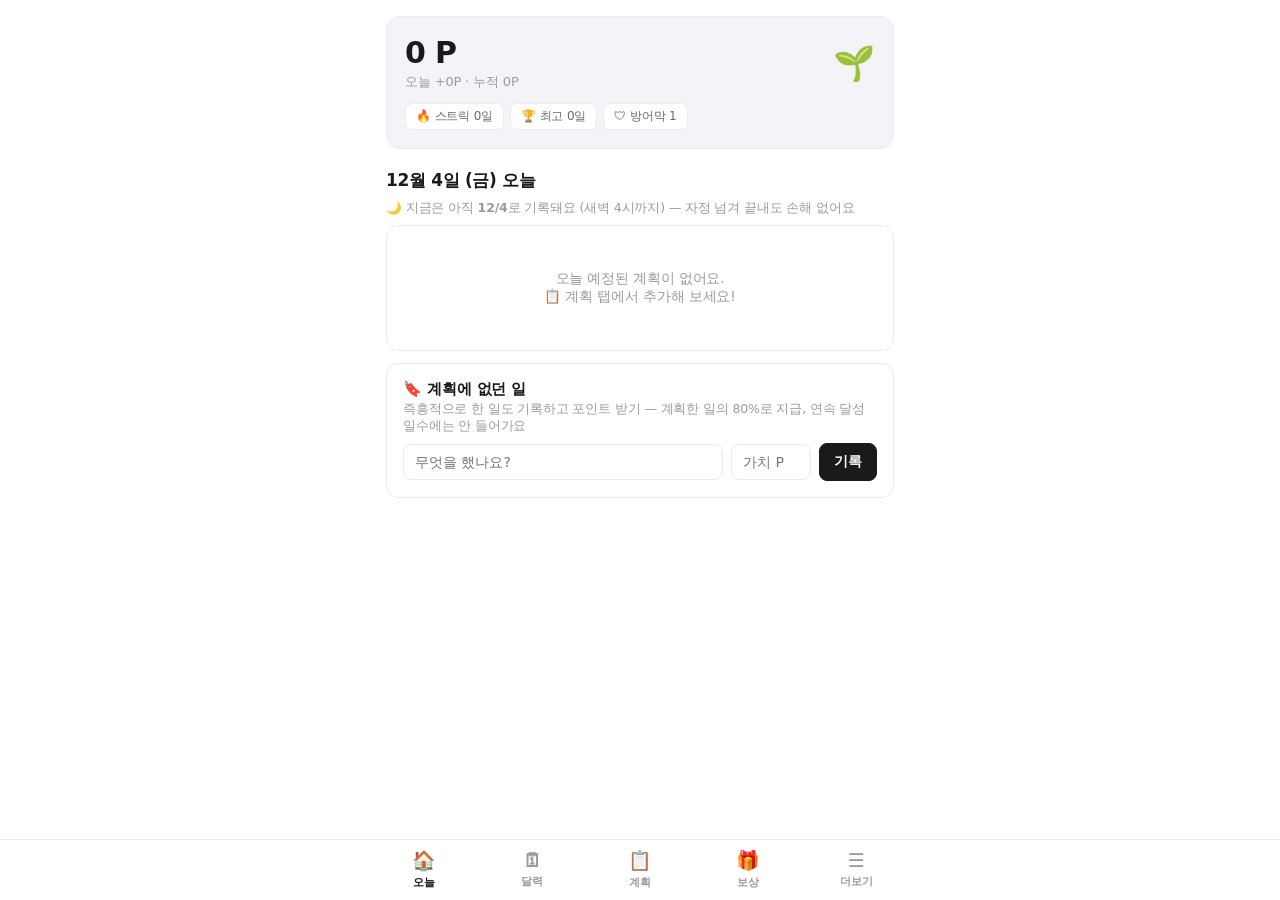
<file: docs/index.html>
<!DOCTYPE html>
<html lang="ko">
<head>
<meta charset="UTF-8">
<meta name="viewport" content="width=device-width, initial-scale=1, viewport-fit=cover">
<meta name="theme-color" content="#5b5fc7">
<title>갓생 포인트</title>
<link rel="manifest" href="manifest.webmanifest">
<link rel="apple-touch-icon" href="icon-192.png">
<style>
:root{
  --bg:#ffffff; --panel:#fafafa; --card:#ffffff;
  --ink:#1a1a1c; --sub:#9a9aa2;
  --accent:#1a1a1c; --accent2:#3a3a40; --soft:#f1f1f3;
  --gold:#a9812f; --green:#4c8f6d; --red:#c25b5b;
  --line:#ececee; --shadow:none;
  --r:12px; --r-sm:8px;
}
*{box-sizing:border-box; margin:0; padding:0; -webkit-tap-highlight-color:transparent}
body{font-family:'Apple SD Gothic Neo','Malgun Gothic',system-ui,sans-serif; background:var(--bg); color:var(--ink); font-size:15px; -webkit-font-smoothing:antialiased; letter-spacing:-0.01em}
#app{max-width:540px; margin:0 auto; padding:16px 16px 88px}
h2{font-size:17px; font-weight:700; margin:20px 0 12px; letter-spacing:-0.02em}
.card{background:var(--card); border:1px solid var(--line); border-radius:var(--r); box-shadow:none; padding:16px; margin-bottom:12px}
.row{display:flex; align-items:center; gap:8px}
.grow{flex:1}
.sub{color:var(--sub); font-size:12.5px}
.pts{color:var(--gold); font-weight:700}
button{font-family:inherit; border:1px solid var(--accent); border-radius:var(--r-sm); padding:9px 14px; font-size:14px; cursor:pointer; background:var(--accent); color:#fff; font-weight:600; transition:opacity .15s}
button:hover{opacity:.88}
button.ghost{background:transparent; color:var(--ink); border-color:var(--line)}
button.gray{background:var(--soft); color:#6a6a72; border-color:transparent}
button.danger{background:transparent; color:var(--red); border-color:var(--line)}
button.small{padding:5px 11px; font-size:12.5px; border-radius:7px}
button:disabled{opacity:.4; cursor:default}
input,select{font-family:inherit; font-size:14px; padding:9px 11px; border:1px solid var(--line); border-radius:var(--r-sm); background:#fff; color:var(--ink); width:100%; transition:border-color .15s}
input:focus,select:focus{outline:none; border-color:var(--ink)}
label{font-size:12px; color:var(--sub); font-weight:600; display:block; margin:12px 0 5px; letter-spacing:0}

/* header */
.hero{background:#f4f4f8; border:1px solid var(--line); color:var(--ink); border-radius:14px; padding:18px; margin-bottom:14px}
.hero .big{font-size:30px; font-weight:800; letter-spacing:-0.02em}
.hero .lv{font-size:13px; color:var(--sub); margin-top:3px}
.bar{height:6px; background:#e6e6ea; border-radius:3px; margin-top:11px; overflow:hidden}
.bar>div{height:100%; background:var(--ink); border-radius:3px}
.badges{display:flex; gap:6px; margin-top:12px; flex-wrap:wrap}
.badge{background:#fff; border:1px solid var(--line); color:#6a6a72; border-radius:7px; padding:4px 10px; font-size:12px}

/* tabs */
nav{position:fixed; bottom:0; left:0; right:0; background:rgba(255,255,255,.92); backdrop-filter:saturate(180%) blur(12px); border-top:1px solid var(--line); display:flex; z-index:50; padding-bottom:env(safe-area-inset-bottom)}
nav>div{max-width:540px; margin:0 auto; display:flex; flex:1}
nav button{flex:1; background:none; color:var(--sub); font-size:11px; padding:9px 0 10px; border:none; border-radius:0; font-weight:600; display:flex; flex-direction:column; gap:3px; align-items:center}
nav button:hover{opacity:1}
nav button .ic{font-size:19px}
nav button.on{color:var(--ink)}

/* plan items */
.plan{display:flex; align-items:center; gap:10px; padding:13px 0; border-bottom:1px solid var(--line)}
.plan:last-child{border-bottom:none}
.plan .t{font-weight:600; font-size:14.5px}
.plan.done .t{text-decoration:line-through; color:var(--sub)}
.chip{display:inline-block; font-size:11px; padding:2px 8px; border-radius:6px; background:var(--soft); color:#6a6a72; margin-right:4px; font-weight:600}
.chip.time{background:var(--soft); color:var(--gold)}
.chip.d1{background:var(--soft); color:var(--green)} .chip.d2{background:var(--soft); color:var(--gold)} .chip.d3{background:var(--soft); color:var(--red)}

.daybtns{display:flex; gap:5px; margin-top:5px}
.daybtns button{flex:1; padding:7px 0; font-size:12.5px; background:var(--soft); color:#8a8a92; border-color:transparent; border-radius:7px}
.daybtns button.on{background:var(--accent); color:#fff; border-color:var(--accent)}

.toast{position:fixed; left:50%; transform:translateX(-50%); bottom:90px; background:var(--ink); color:#fff; padding:12px 18px; border-radius:10px; font-size:13.5px; box-shadow:0 6px 24px rgba(0,0,0,.18); z-index:99; opacity:0; transition:opacity .25s; pointer-events:none; max-width:88%; text-align:center; line-height:1.5}
.toast.show{opacity:1}
.empty{text-align:center; color:var(--sub); padding:28px 0; font-size:13.5px}
.stat3{display:grid; grid-template-columns:1fr 1fr 1fr; gap:10px}
.stat3 .card{text-align:center; margin:0; padding:14px 6px}
.stat3 .n{font-size:20px; font-weight:800; letter-spacing:-0.02em}
.hist{font-size:13px; padding:9px 0; border-bottom:1px solid var(--line); display:flex; justify-content:space-between; align-items:center; gap:8px}
.hist:last-child{border:none}
details summary{cursor:pointer; font-weight:600; font-size:14px; padding:5px 0}
/* 계획 폼의 접히는 세부 설정 — 기본은 닫아두고 필수 항목만 보이게 */
details.adv{border-top:1px solid var(--line); margin-top:14px; padding-top:2px}
details.adv>summary{color:var(--sub); font-weight:600; font-size:13.5px}
.hidden{display:none}

/* 프로젝트 진행률 바, 완료 입력 폼 */
.pbar{height:6px; background:var(--soft); border-radius:3px; margin-top:8px; overflow:hidden}
.pbar>div{height:100%; background:var(--accent); border-radius:3px}
.cform{display:flex; flex-wrap:wrap; gap:8px; align-items:flex-end; background:var(--panel); border:1px solid var(--line); border-radius:var(--r-sm); padding:12px; margin:5px 0 8px}
.cform label{margin-top:0}
.msrow input{min-width:0}

/* 습관 트래커 그리드 */
.hgrid{display:grid; grid-template-columns:1fr repeat(7,30px); gap:4px; align-items:center; padding:6px 0; border-bottom:1px solid var(--line)}
.hgrid:last-of-type{border-bottom:none}
.hcell{width:26px; height:26px; border-radius:7px; background:var(--soft); display:flex; align-items:center; justify-content:center; font-size:13px; color:#fff; padding:0; margin:0 auto}
.hcell.done{background:var(--accent)}
.hcell.off{opacity:.35}
button.hcell{cursor:pointer; background:var(--soft); border-color:transparent}
button.hcell.done{background:var(--accent); border-color:var(--accent)}
button.hcell.today{outline:1.5px solid var(--ink); outline-offset:0; background:var(--soft)}
button.hcell.today.done{background:var(--accent)}

/* 달력 */
.calhead{display:flex; align-items:center; justify-content:space-between; margin-bottom:10px}
.calhead .row{gap:5px}
.calgrid{display:grid; grid-template-columns:repeat(7,1fr); gap:4px}
.calwd{text-align:center; font-size:11px; color:var(--sub); padding:2px 0}
.cal-cell{min-height:44px; border-radius:9px; background:var(--panel); padding:5px 0 3px; text-align:center; font-size:12.5px; font-weight:600; color:var(--ink); border:1px solid var(--line); display:flex; flex-direction:column; align-items:center; gap:3px; cursor:pointer}
.cal-cell.blank{background:transparent; border-color:transparent; cursor:default}
.cal-cell.today{outline:1.5px solid var(--ink); border-color:var(--ink)}
.cal-cell.sel{box-shadow:inset 0 0 0 2px var(--ink)}
.cal-cell.ok{background:#eef4f0; border-color:#dcebe3}
.cal-cell.miss{background:#f9eeee; border-color:#f0dcdc}
.cal-cell.frozen{background:#eef1f6; border-color:#dfe4ee}
.cdots{display:flex; gap:2px; height:5px}
.cd{width:5px; height:5px; border-radius:50%; background:#c4c4cc}
.cd.r{background:var(--red)}
.cd.dl{background:var(--gold)}
.cd.dld{background:var(--green)}
.cal-lg{display:inline-block; width:10px; height:10px; border-radius:3px; margin:0 3px 0 6px; vertical-align:-1px}
.cal-lg.ok{background:#eef4f0} .cal-lg.miss{background:#f9eeee} .cal-lg.frozen{background:#eef1f6}
</style>
</head>
<body>
<div id="app">
  <div id="hero"></div>
  <div id="view"></div>
</div>
<nav><div>
  <button data-tab="today"><span class="ic">🏠</span>오늘</button>
  <button data-tab="cal"><span class="ic">🗓</span>달력</button>
  <button data-tab="plans"><span class="ic">📋</span>계획</button>
  <button data-tab="shop"><span class="ic">🎁</span>보상</button>
  <button data-tab="more"><span class="ic">☰</span>더보기</button>
</div></nav>
<div class="toast" id="toast"></div>

<!-- 로드 순서 중요: core → services → app → components → boot -->
<script>
/* ===== core/utils.js ===== */
/* 공통 유틸 + 이벤트 버스 + 토스트 */
(function (PR) {
  'use strict';

  PR.DAYS = ['일', '월', '화', '수', '목', '금', '토'];

  PR.uid = function () {
    return Date.now().toString(36) + Math.random().toString(36).slice(2, 7);
  };

  /* 하루 시작 시각 (기본 새벽 4시). 자정을 넘겨 끝낸 일이 "어제 것"으로 기록되게 한다. */
  PR.dayStart = function () {
    var h = PR.store && PR.store.state ? PR.store.state.dayStart : 4;
    return (h === undefined || h === null) ? 4 : h;
  };

  function fmt(d) {
    return d.getFullYear() + '-' + String(d.getMonth() + 1).padStart(2, '0') + '-' + String(d.getDate()).padStart(2, '0');
  }

  /* 날짜 → 'YYYY-MM-DD'. 인자를 생략하면 "지금이 속한 하루"(하루 시작 시각 반영).
     인자를 주면 그 날짜를 그대로 포맷 — 날짜 순회 루프는 이 형태를 쓴다. */
  PR.todayStr = function (d) {
    if (d) return fmt(d);
    var n = new Date();
    var hs = PR.dayStart();
    if (hs > 0 && n.getHours() < hs) n.setDate(n.getDate() - 1); // 새벽은 아직 어제
    return fmt(n);
  };

  /* 논리적 '오늘'의 Date (정오 고정). 날짜를 거슬러 오르는 루프의 시작점으로 쓴다 —
     여기서 new Date()를 그대로 쓰면 새벽에 하루가 어긋난다. */
  PR.todayDate = function () {
    return new Date(PR.todayStr() + 'T12:00:00');
  };

  /* 지금이 하루 시작 시각 이전인지 (= 어제로 기록되는 새벽 시간대) */
  PR.inGraceHours = function () {
    var hs = PR.dayStart();
    return hs > 0 && new Date().getHours() < hs;
  };

  /* 해당 날짜가 속한 주의 월요일 (주간 쿼터 기준) */
  PR.weekKey = function (dateStr) {
    var d = new Date((dateStr || PR.todayStr()) + 'T12:00:00');
    var wd = (d.getDay() + 6) % 7; // 월=0
    d.setDate(d.getDate() - wd);
    return PR.todayStr(d);
  };

  /* a → b 일수 차 (b가 미래면 양수) */
  PR.daysBetween = function (a, b) {
    return Math.round((new Date(b + 'T12:00:00') - new Date(a + 'T12:00:00')) / 86400000);
  };

  PR.esc = function (s) {
    return String(s).replace(/[&<>"']/g, function (c) {
      return { '&': '&amp;', '<': '&lt;', '>': '&gt;', '"': '&quot;', "'": '&#39;' }[c];
    });
  };

  /* 이벤트 버스: 컴포넌트 간 결합도를 낮추는 pub/sub */
  var subs = {};
  PR.bus = {
    on: function (ev, fn) { (subs[ev] = subs[ev] || []).push(fn); },
    emit: function (ev, data) { (subs[ev] || []).forEach(function (fn) { fn(data); }); }
  };

  var toastTimer = null;
  PR.toast = function (html) {
    var t = document.getElementById('toast');
    if (!t) return;
    t.innerHTML = html;
    t.classList.add('show');
    clearTimeout(toastTimer);
    toastTimer = setTimeout(function () { t.classList.remove('show'); }, 2600);
  };
})(window.PR = window.PR || {});

/* ===== core/store.js ===== */
/* 상태 저장소: localStorage 영속화. 모든 상태 변경은 actions를 통해서만.

   데이터 모델 v6
   plan = { id, title, kind:'habit'|'routine'|'deadline', basePts, duty,
            targetT(분|null), targetQ(수|null), unitQ, mode:'or'|'and',   // routine/deadline
            time:'HH:MM'|'',                                             // routine
            freq:{type:'days',days:[]}|{type:'weekly',n},                // habit/routine
            startDate:'YYYY-MM-DD'|'', endDate:'YYYY-MM-DD'|'',          // habit/routine 반복 기간
            deadline:'YYYY-MM-DD', createdAt,                            // deadline
            done, active }
   - startDate/endDate(반복 기간): 범위 밖 날짜에는 아예 예정되지 않음 (생성 전 과거일에
     계획이 소급 표시되어 스트릭·달성률이 왜곡되던 문제 방지).
     비우면 무제한 — startDate '' = 언제부터든, endDate '' = 종료 없음.
   - habit(습관): 정해진 시각 없이 주기적으로 하면 좋은 것. 단순 O/X.
   - routine(반복적인 일): 목표(T/Q)·정시가 있는 반복 작업. 알바/출근 등 의무 포함.
   - duty(의무): 낮은 P 권장, 전체 스트릭 카운트에서 제외.
   log  = { id, planId, date, pts, r, full, duty, onTime, surprise, ts }  // 마일스톤 planId='ms:...', 페널티 planId='penalty'
   project = { id, title, bonusPts, deadline, createdAt, done, doneDate,
               milestones:[{id,title,pts,done,date}] }
   reward   = { id, name, cost, once }            // once=true면 딱 한 번만 살 수 있는 보상
   purchase = { id, rewardId, name, cost, date, used, usedAt }   // 구매 = 사용권(티켓) 1장
   - 구매하면 티켓이 발급되고, 실제로 누릴 때 '사용'을 눌러 소진한다. 다회성 보상은
     티켓이 여러 장 쌓이고, 1회성은 티켓이 남아 있는 동안 상점에서 '구매함'으로 잠긴다
     (소진 여부는 플래그가 아니라 티켓 유무에서 파생 — 상태 불일치가 생길 여지를 없앰).
   v4 심리 보강 필드: freezes(방어막), freezeMark(방어막 지급 눈금), frozenDates(방어막 보호일),
                     lastReconcile(마지막 정산일), penaltyOn(놓친 날 차감 여부) */
(function (PR) {
  'use strict';

  var LS_KEY = 'planning_reward_v1'; // 키는 유지 (내용의 v 필드로 버전 관리)
  var VER = 6;

  function blank() {
    return { v: VER, points: 0, earned: 0, plans: [], logs: [], projects: [], rewards: [], purchases: [], bestStreak: 0, lastMod: 0,
      /* v4: 심리 보강 */
      freezes: 1,            // 보유 방어막 수 (스트릭 보호)
      freezeMark: 0,         // 방어막을 지급한 최고 스트릭 눈금 (7일마다 +1)
      frozenDates: [],       // 방어막으로 보호된 날짜 (스트릭 유지에 성공으로 인정)
      lastReconcile: '',     // 마지막 일일 정산 날짜 (놓친 날 처리 기준)
      penaltyOn: true,       // 목표 놓친 날 소액 차감 여부
      /* v6: 하루 시작 시각 (0~6시). 이 시각 전은 아직 '어제'로 기록 — 자정 직후 완료의 억울함 방지.
         normalize의 Object.assign(blank(), d)가 기존 데이터에도 기본값을 채워주므로 별도 마이그레이션 불필요 */
      dayStart: 4 };
  }

  /* v1 → v2: 기본P = (수동P 또는 자동P) × 난이도 배율을 흡수 */
  function migrateV1(d) {
    d.plans = (d.plans || []).map(function (p) {
      var auto = p.type === 'timer' ? p.target : p.type === 'count' ? p.target : 20;
      var base = (p.pts != null && p.pts !== '') ? Number(p.pts) : auto;
      base = Math.round(base * ([1, 1, 1.5, 2][p.diff] || 1));
      return {
        id: p.id, title: p.title, kind: 'habit', basePts: base,
        targetT: p.type === 'timer' ? p.target : null,
        targetQ: p.type === 'count' ? p.target : null,
        unitQ: p.unit || '', mode: 'or', time: p.time || '',
        freq: { type: 'days', days: p.days || [] },
        deadline: '', createdAt: '', done: false, active: p.active !== false
      };
    });
    d.logs = (d.logs || []).map(function (l) { return Object.assign({ r: 1, full: true }, l); });
    d.projects = [];
    d.v = 2;
    return d;
  }

  /* v2 → v3: 기존 habit(목표·정시 가능)은 routine으로, duty 필드 추가 */
  function migrateV2(d) {
    d.plans = (d.plans || []).map(function (p) {
      return Object.assign({ duty: false }, p, { kind: p.kind === 'habit' ? 'routine' : p.kind });
    });
    d.logs = (d.logs || []).map(function (l) { return Object.assign({ duty: false }, l); });
    d.v = 3;
    return d;
  }

  /* v3 → v4: 방어막/정산 필드 추가. lastReconcile을 오늘로 두어 과거 소급 페널티 방지 */
  function migrateV3(d) {
    d.freezes = 1;
    d.freezeMark = 0;
    d.frozenDates = [];
    d.lastReconcile = PR.todayStr();
    d.penaltyOn = true;
    d.v = 4;
    return d;
  }

  /* v4 → v5: 반복 계획에 반복 기간(startDate/endDate) 추가.
     기존 계획의 시작일은 "생성일과 최초 기록일 중 이른 쪽" — 생성일만 쓰면
     그보다 앞선 과거 기록이 달력에서 사라지므로 둘을 함께 본다. 둘 다 없으면
     무제한('')으로 두어 기존 동작을 그대로 유지. */
  function migrateV4(d) {
    var firstLog = {};
    (d.logs || []).forEach(function (l) {
      if (!l.planId || !l.date) return;
      if (!firstLog[l.planId] || l.date < firstLog[l.planId]) firstLog[l.planId] = l.date;
    });
    d.plans = (d.plans || []).map(function (p) {
      if (p.kind !== 'habit' && p.kind !== 'routine') {
        return Object.assign({ startDate: '', endDate: '' }, p);
      }
      var cands = [p.createdAt, firstLog[p.id]].filter(Boolean);
      var start = cands.length ? cands.sort()[0] : '';
      return Object.assign({}, p, { startDate: p.startDate || start, endDate: p.endDate || '' });
    });
    d.v = 5;
    return d;
  }

  /* v5 → v6: 보상 1회성/다회성 + 구매를 사용권(티켓)으로.
     기존 보상은 전부 다회성(=지금까지의 동작 그대로), 기존 구매 내역은 이미 누린 것으로
     보고 사용 완료 처리한다 (안 그러면 예전 구매가 전부 미사용 티켓으로 되살아남). */
  function migrateV5(d) {
    d.rewards = (d.rewards || []).map(function (r) {
      return Object.assign({ once: false }, r);
    });
    var byName = {};
    d.rewards.forEach(function (r) { byName[r.name] = r.id; });
    d.purchases = (d.purchases || []).map(function (p) {
      return Object.assign({ rewardId: byName[p.name] || '', used: true, usedAt: p.date || '' }, p);
    });
    d.v = 6;
    return d;
  }

  function normalize(d) {
    if (!d || !d.v) return blank();
    if (d.v === 1) d = migrateV1(d);
    if (d.v === 2) d = migrateV2(d);
    if (d.v === 3) d = migrateV3(d);
    if (d.v === 4) d = migrateV4(d);
    if (d.v === 5) d = migrateV5(d);
    if (d.v !== VER) return blank();
    return Object.assign(blank(), d);
  }

  function load() {
    try { return normalize(JSON.parse(localStorage.getItem(LS_KEY))); } catch (e) {}
    return blank();
  }

  PR.store = {
    LS_KEY: LS_KEY,
    blank: blank,
    normalize: normalize,
    state: load(),

    /* 변경 저장 + 파일 동기화 트리거('saved' 이벤트) */
    save: function () {
      this.state.lastMod = Date.now();
      localStorage.setItem(LS_KEY, JSON.stringify(this.state));
      PR.bus.emit('saved');
    },

    /* 전체 교체 (가져오기/초기화) — 구버전 데이터도 자동 변환 */
    replace: function (next) {
      this.state = normalize(next);
      this.save();
    },

    /* 파일 복원용: lastMod를 갱신하지 않고 조용히 교체 */
    setRaw: function (next) {
      this.state = normalize(next);
      localStorage.setItem(LS_KEY, JSON.stringify(this.state));
    }
  };
})(window.PR = window.PR || {});

/* ===== services/points.js ===== */
/* 포인트/스트릭 계산 — 순수 로직 (DOM 의존 없음)

   수식 (1P ≈ 100원 노고 가치, 기본P는 사용자가 직접 설정)
   r  = 달성률: 목표 없으면 1, T만/Q만 있으면 해당 비율,
        둘 다 있으면 OR=max / AND=min
   지급       = 기본P × eff × (1 + 스트릭보너스 if 완전달성)
                eff = 완전달성 1 / 부분 max(r^1.5, 최소 0.1)  ← 부분 완화 + 착수 최저보상
   스트릭보너스 = min(연속일 × 2%, 50%)          — r ≥ 1일 때만
   정시보너스  = 기본P × 30% — 시간대(시작~끝) 안에 완료, 끝 미지정 시 시작 ±30분. r ≥ 1일 때만
   초과보너스  = 기본P × 50% × min(r-1, 1)       — 초과분 절반 요율, 상한 +50%
   조기보너스  = 기본P × 30% × 남은기간비율        — 1회성, r ≥ 1, 목표일 전
   늦음       = 목표일 지나면 총액 × 80% (-20%)   — '마감'이 아니라 '목표일'이라 가볍게
   서프라이즈  = 완전달성 시 낮은 확률로 추가 지급 (변동비율 강화, 액션에서만 굴림)
   번외 기록   = 가치의 80%, 보너스·스트릭 없음 (계획한 일이 항상 더 값지게)
   스트릭: 스케줄 인식(예정일만 의무) + 방어막 반영, 비의무·비번외 완전 달성만 인정 */
(function (PR) {
  'use strict';

  var FULL = 1 - 1e-9;

  /* 목표일을 넘겨 끝냈을 때 남는 지급 비율. '마감'이 아니라 '목표일'이라는 이름에 맞춰
     벌이 아니라 살짝 아쉬운 정도로 (-20%). UI 문구도 이 값에서 만들어 쓴다. */
  var LATE_RATE = 0.8;
  function latePct() { return Math.round((1 - LATE_RATE) * 100); }   // 20
  function lateKeepPct() { return Math.round(LATE_RATE * 100); }     // 80

  /* 달성률. input = {t:실제 분, q:실제 분량} */
  function ratio(p, input) {
    input = input || {};
    var rT = p.targetT ? (Number(input.t) || 0) / p.targetT : null;
    var rQ = p.targetQ ? (Number(input.q) || 0) / p.targetQ : null;
    if (rT != null && rQ != null) return p.mode === 'and' ? Math.min(rT, rQ) : Math.max(rT, rQ);
    if (rT != null) return rT;
    if (rQ != null) return rQ;
    return 1; // O/X형
  }

  /* 그 날 완전 달성(비의무·비번외) 기록이 있는지 */
  function metOn(ds) {
    return PR.store.state.logs.some(function (l) {
      return l.date === ds && l.full && !l.duty && !l.adhoc;
    });
  }

  /* 그 날 "해야 할 일"이 있었는지 — 요일 고정 습관/반복(비의무)만 의무로 침.
     주 n회형은 특정일 의무가 아니므로 제외. */
  function obligationOn(ds) {
    return PR.store.state.plans.some(function (p) {
      return !p.duty && (p.kind === 'habit' || p.kind === 'routine') &&
        (!p.freq || p.freq.type !== 'weekly') && PR.sched && PR.sched.isScheduledOn(p, ds);
    });
  }

  /* 거슬러 올라갈 하한 — 반복 계획 시작일·기록·방어막 보호일 중 가장 이른 날.
     그보다 이전은 인정될 수도, 끊길 수도 없으므로 결과를 바꾸지 않고 순회만 아낀다. */
  function streakFloor() {
    var S = PR.store.state;
    var floor = null;
    function lo(ds) { if (ds && (!floor || ds < floor)) floor = ds; }
    S.plans.forEach(function (p) {
      if (p.kind === 'habit' || p.kind === 'routine') lo(p.startDate);
    });
    S.logs.forEach(function (l) { lo(l.date); });
    (S.frozenDates || []).forEach(lo);
    return floor;
  }

  /* 연속 달성일 (스케줄 인식 + 방어막 반영).
     - 완전 달성했거나 방어막으로 보호된 날 → 인정, 카운트
     - 아무것도 안 했지만 예정도 없던 날(휴식일) → 중립(스트릭 유지, 카운트 안 함)
     - 예정이 있었는데 놓친 날 → 스트릭 끊김
     extraToday=true면 오늘은 완전 달성으로 간주 */
  function computeStreak(extraToday) {
    var frozen = {};
    (PR.store.state.frozenDates || []).forEach(function (d) { frozen[d] = 1; });
    var todayS = PR.todayStr();
    var floor = streakFloor();
    function met(ds) { return frozen[ds] || metOn(ds) || (extraToday && ds === todayS); }

    var cur = 0;
    var d = PR.todayDate();
    if (!met(todayS)) d.setDate(d.getDate() - 1); // 오늘 미완료 = 아직 안 끊김
    for (var i = 0; i < 3650; i++) {
      var ds = PR.todayStr(d);
      if (floor && ds < floor) break;
      if (met(ds)) { cur++; }
      else if (obligationOn(ds)) { break; } // 예정 있었는데 놓침 → 종료
      // else 휴식일: 중립, 계속 거슬러 올라감
      d.setDate(d.getDate() - 1);
    }
    return cur;
  }

  function streakBonus(s) { return Math.min(s * 0.02, 0.5); }

  /* 주어진 시각(분 단위)이 계획의 수행 시간대 안인지 */
  function inWindow(p, cur) {
    if (!p.time) return false;
    var hm = p.time.split(':').map(Number);
    var from = hm[0] * 60 + hm[1];
    if (p.timeTo) {
      var hm2 = p.timeTo.split(':').map(Number);
      var to = hm2[0] * 60 + hm2[1];
      return to >= from ? (cur >= from && cur <= to) : (cur >= from || cur <= to); // 자정 넘김 허용
    }
    return Math.abs(cur - from) <= 30;
  }

  /* 1회성 목표일 기준 조기/늦음 판정. {earlyRatio: 0~1, late: bool} */
  function deadlineState(p, todayStr) {
    if (!p.deadline) return { earlyRatio: 0, late: false };
    var today = todayStr || PR.todayStr();
    var total = Math.max(1, PR.daysBetween(p.createdAt || today, p.deadline));
    var left = PR.daysBetween(today, p.deadline);
    if (left < 0) return { earlyRatio: 0, late: true };
    return { earlyRatio: Math.min(left / total, 1), late: false };
  }

  /* 완료 시 지급 계산. now는 테스트 주입용.
     input.date(YYYY-MM-DD)가 오늘 이전이면 "소급 기록": 실제 완료일 기준으로
     지각 여부를 판정하되, 스트릭·정시·서프라이즈 보너스는 붙지 않는다. */
  function calcAward(p, input, now) {
    now = now || new Date();
    var doneDate = (input && input.date) ? input.date : PR.todayStr();
    if (doneDate > PR.todayStr()) doneDate = PR.todayStr(); // 미래 불가
    var retro = doneDate < PR.todayStr();
    var base = p.basePts;
    var r = ratio(p, input);
    var rc = Math.min(r, 1);
    var full = r >= FULL;

    /* 의무 항목은 스트릭에 기여하지 않으므로 현재 스트릭 기준으로만 보너스 적용 */
    var s = computeStreak(!p.duty);
    var sb = (full && !retro) ? streakBonus(s) : 0;
    /* 부분 달성 완화(r²→r^1.5) + 착수 최저보상: 조금이라도 하면 최소 10% 보장.
       "완벽 못 하면 시작도 안 함"을 줄임 (완전 달성은 그대로 100%). */
    var eff = full ? 1 : Math.max(Math.pow(rc, 1.5), rc > 0 ? 0.1 : 0);
    var main = Math.round(base * eff * (1 + sb));

    var onTime = false, otPts = 0;
    /* 정시 판정: 완료 폼의 체크(input.ontime)가 있으면 그 값을 신뢰,
       없으면 지금 시각으로 판정. 소급 기록은 체크한 경우에만 인정 */
    if (full && p.time) {
      var ok;
      if (input && input.ontime !== undefined) ok = !!input.ontime;
      else if (retro) ok = false;
      else ok = inWindow(p, now.getHours() * 60 + now.getMinutes());
      if (ok) { onTime = true; otPts = Math.round(base * 0.3); }
    }

    var over = r > 1 ? Math.round(base * 0.5 * Math.min(r - 1, 1)) : 0;

    var early = 0, late = false;
    if (p.kind === 'deadline') {
      var ds = deadlineState(p, doneDate); // 실제 완료일 기준 판정
      late = ds.late;
      if (full && !late) early = Math.round(base * 0.3 * ds.earlyRatio);
    }

    var total = main + otPts + over + early;
    if (late) total = Math.round(total * LATE_RATE);

    return { total: total, main: main, otPts: otPts, over: over, early: early,
             late: late, onTime: onTime, r: r, full: full, streak: s, sb: sb,
             retro: retro, doneDate: doneDate };
  }

  /* 서프라이즈 보너스: 완전 달성 시 낮은 확률로 추가 지급 (변동비율 강화).
     미리보기를 흔들지 않도록 계산에서 분리 — 완료 액션에서만 굴린다. */
  var SURPRISE_P = 0.13;
  function rollSurprise(base) {
    if (!base || Math.random() >= SURPRISE_P) return { hit: false, pts: 0 };
    var pts = Math.max(1, Math.round(base * (0.2 + Math.random() * 0.3))); // 20~50%
    return { hit: true, pts: pts };
  }

  /* 완주 보너스 (프로젝트). 목표일 있으면 조기 가산/늦음 감액 동일 규칙 */
  function projectBonus(pj) {
    var bonus = pj.bonusPts || 0;
    if (!pj.deadline) return { total: bonus, early: 0, late: false };
    var ds = deadlineState(pj);
    if (ds.late) return { total: Math.round(bonus * LATE_RATE), early: 0, late: true };
    var early = Math.round(bonus * 0.3 * ds.earlyRatio);
    return { total: bonus + early, early: early, late: false };
  }

  PR.points = {
    ratio: ratio,
    metOn: metOn,
    obligationOn: obligationOn,
    computeStreak: computeStreak,
    streakBonus: streakBonus,
    inWindow: inWindow,
    deadlineState: deadlineState,
    calcAward: calcAward,
    rollSurprise: rollSurprise,
    projectBonus: projectBonus,
    LATE_RATE: LATE_RATE,
    latePct: latePct,
    lateKeepPct: lateKeepPct
  };
})(window.PR = window.PR || {});

/* ===== services/schedule.js ===== */
/* 계획 스케줄 판정 — 순수 로직 */
(function (PR) {
  'use strict';

  /* 반복 기간(startDate~endDate) 안의 날짜인지. 비어 있으면 그쪽은 무제한 */
  function inRange(p, dateStr) {
    if (p.startDate && dateStr < p.startDate) return false;
    if (p.endDate && dateStr > p.endDate) return false;
    return true;
  }

  /* 반복 기간이 이미 끝난 계획인지 */
  function isExpired(p, dateStr) {
    return !!(p.endDate && (dateStr || PR.todayStr()) > p.endDate);
  }

  /* 반복 계획(습관/반복적인 일)이 해당 날짜에 예정인지 (요일 고정: 매칭 / 주 n회: 매일 노출).
     반복 기간 밖(추가하기 전 과거, 종료 후)은 예정 아님 — 스트릭·달성률·달력 모두 이 판정을 따른다. */
  function isScheduledOn(p, dateStr) {
    if (!p.active || (p.kind !== 'habit' && p.kind !== 'routine')) return false;
    if (!inRange(p, dateStr)) return false;
    var f = p.freq || { type: 'days', days: [] };
    if (f.type === 'weekly') return true;
    if (f.days && f.days.length) {
      var wd = new Date(dateStr + 'T12:00:00').getDay();
      return f.days.indexOf(wd) !== -1;
    }
    return true; // 요일 미선택 = 매일
  }

  /* 오늘 완료 기록 (계획당 하루 1회) */
  function todayLog(planId) {
    var today = PR.todayStr();
    return PR.store.state.logs.find(function (l) { return l.planId === planId && l.date === today; });
  }

  /* 이번 주 완전 달성 횟수 (주간 쿼터용, 월요일 시작) */
  function weekFullCount(planId, dateStr) {
    var wk = PR.weekKey(dateStr || PR.todayStr());
    return PR.store.state.logs.filter(function (l) {
      return l.planId === planId && l.full && PR.weekKey(l.date) === wk;
    }).length;
  }

  /* 미완료 1회성 계획 (목표일 임박순) */
  function pendingDeadlines() {
    return PR.store.state.plans
      .filter(function (p) { return p.kind === 'deadline' && p.active && !p.done; })
      .sort(function (a, b) { return (a.deadline || '9999').localeCompare(b.deadline || '9999'); });
  }

  /* 계획별 개인 스트릭 (요일 고정: 연속 예정일 / 주 n회: 연속 충족 주) */
  function planStreak(p) {
    var f = p.freq || { type: 'days', days: [] };
    if (f.type === 'weekly') {
      var n = 0;
      var wk = PR.weekKey(PR.todayStr());
      if (weekFullCount(p.id, wk) >= f.n) n++;
      var d = new Date(wk + 'T12:00:00');
      var minWk = p.startDate ? PR.weekKey(p.startDate) : '';
      for (var i = 0; i < 520; i++) {
        d.setDate(d.getDate() - 7);
        if (minWk && PR.todayStr(d) < minWk) break; // 반복 기간 이전 = 더 볼 것 없음
        if (weekFullCount(p.id, PR.todayStr(d)) >= f.n) n++;
        else break;
      }
      return { n: n, unit: '주' };
    }
    var dates = {};
    PR.store.state.logs.forEach(function (l) { if (l.planId === p.id && l.full) dates[l.date] = 1; });
    var cur = 0;
    var day = PR.todayDate();
    var ds = PR.todayStr(day);
    if (isScheduledOn(p, ds) && !dates[ds]) day.setDate(day.getDate() - 1); // 오늘 미완료 = 아직 안 끊김
    for (var j = 0; j < 3650; j++) {
      ds = PR.todayStr(day);
      if (p.startDate && ds < p.startDate) break; // 반복 기간 이전 = 더 볼 것 없음
      if (isScheduledOn(p, ds)) {
        if (dates[ds]) cur++;
        else break;
      }
      day.setDate(day.getDate() - 1);
    }
    return { n: cur, unit: '일' };
  }

  PR.sched = {
    inRange: inRange,
    isExpired: isExpired,
    isScheduledOn: isScheduledOn,
    todayLog: todayLog,
    weekFullCount: weekFullCount,
    pendingDeadlines: pendingDeadlines,
    planStreak: planStreak
  };
})(window.PR = window.PR || {});

/* ===== services/actions.js ===== */
/* 액션: 상태를 변경하는 유일한 창구. 변경 후 save + 'change' 이벤트 발행 */
(function (PR) {
  'use strict';

  function commit() {
    PR.store.save();
    PR.bus.emit('change');
  }

  function awardToast(a, surprisePts, extra) {
    var total = a.total + (surprisePts || 0);
    var msg = total > 0
      ? (a.full ? '✅' : '🔸') + ' +' + total + 'P' + (a.full ? ' 획득!' : ' (부분 달성 ' + Math.round(Math.min(a.r, 1) * 100) + '%)')
      : (a.full ? '✅ 완료!' : '🔸 부분 달성 ' + Math.round(Math.min(a.r, 1) * 100) + '%');
    var parts = [];
    if (a.full && a.sb > 0) parts.push('스트릭 ' + a.streak + '일 +' + Math.round(a.sb * 100) + '%');
    if (a.onTime) parts.push('⏰ 정시 +' + a.otPts + 'P');
    if (a.over > 0) parts.push('💪 초과 +' + a.over + 'P');
    if (a.early > 0) parts.push('🚀 조기 +' + a.early + 'P');
    if (surprisePts) parts.push('🎉 서프라이즈 +' + surprisePts + 'P!');
    if (a.late) parts.push('⏳ 목표일 지남 -' + PR.points.latePct() + '%');
    if (a.retro) parts.push('🕓 ' + a.doneDate + ' 완료로 기록 · 보너스 제외');
    if (parts.length) msg += '<br><span style="opacity:.75">' + parts.join(' · ') + '</span>';
    if (extra) msg += extra;
    PR.toast(msg);
  }

  /* 스트릭 7일 눈금마다 방어막 +1 (상한 3). 방어막 지급 시 문구 반환 */
  var FREEZE_CAP = 3;
  function grantFreezes(streak) {
    var S = PR.store.state;
    var got = 0;
    while (S.freezeMark + 7 <= streak) {
      S.freezeMark += 7;
      if (S.freezes < FREEZE_CAP) { S.freezes++; got++; }
    }
    return got ? '<br><span style="opacity:.75">🛡 방어막 +' + got + ' (연속 ' + S.freezeMark + '일 달성)</span>' : '';
  }

  /* 지난 날을 소급 완료해서 그 날이 '달성'이 되면, 그 날 때문에 치른 대가를 되돌린다.
     - 방어막으로 보호됐던 날 → 보호 해제 + 방어막 1개 반환
     - 차감됐던 날 → 그 날 몫만큼 포인트 환급 (정산 로그의 days에서 찾음)
     되돌릴 게 있으면 안내 문구를 반환. */
  function restoreForDate(ds) {
    var S = PR.store.state;
    var parts = [];

    var fi = (S.frozenDates || []).indexOf(ds);
    if (fi !== -1) {
      S.frozenDates.splice(fi, 1);
      if (S.freezes < FREEZE_CAP) S.freezes++;
      parts.push('🛡 방어막 1개 돌려받음');
    }

    var back = 0;
    S.logs = S.logs.filter(function (l) {
      if (!l.penalty || !l.days || !l.days.length) return true;
      var hit = 0;
      var keep = [];
      l.days.forEach(function (x) { if (x.ds === ds) hit += x.pen; else keep.push(x); });
      if (!hit) return true;
      back += hit;
      l.days = keep;
      l.pts += hit;        // pts는 음수 — 차감액이 줄어든다
      return l.pts < 0;    // 전액 환급되면 정산 로그 자체를 없앰
    });
    if (back) {
      S.points += back;
      parts.push('🥶 차감했던 ' + back + 'P 돌려받음');
    }

    return parts.length ? '<br><span style="opacity:.75">' + parts.join(' · ') + '</span>' : '';
  }

  var A = {};

  /* ---- 계획 완료/취소. input = {t:실제 분, q:실제 분량} ---- */
  A.completePlan = function (id, input) {
    var S = PR.store.state;
    var p = S.plans.find(function (x) { return x.id === id; });
    if (!p) return;
    var guardDate = (input && input.date) ? input.date : PR.todayStr();
    if (S.logs.some(function (l) { return l.planId === id && l.date === guardDate; })) return; // 같은 날 중복 방지
    if (p.kind === 'deadline' && p.done) return; // 소급 완료 등 중복 방지
    var a = PR.points.calcAward(p, input);
    var sp = (a.full && !a.retro) ? PR.points.rollSurprise(p.basePts) : { hit: false, pts: 0 };
    var total = a.total + sp.pts;
    S.logs.push({ id: PR.uid(), planId: id, date: a.doneDate, pts: total, r: a.r, full: a.full, duty: !!p.duty, onTime: a.onTime, surprise: sp.pts, retro: a.retro, ts: Date.now() });
    S.points += total;
    S.earned += total;
    var extraMsg = '';
    if (a.full && !p.duty && !a.retro) {
      S.bestStreak = Math.max(S.bestStreak, a.streak);
      extraMsg = grantFreezes(a.streak);
    }
    /* 소급 완료로 그 날이 달성이 됐다면 그때 쓴 방어막·차감 포인트를 되돌린다 */
    if (a.full && !p.duty && a.retro) extraMsg = restoreForDate(a.doneDate);
    if (p.kind === 'deadline') p.done = true;
    commit();
    awardToast(a, sp.pts, extraMsg);
  };

  A.uncompletePlan = function (id, date) {
    var S = PR.store.state;
    var l = date
      ? S.logs.find(function (x) { return x.planId === id && x.date === date; })
      : PR.sched.todayLog(id);
    if (!l) { // 소급 기록된 1회성: 마지막 로그로 취소
      var p0 = S.plans.find(function (x) { return x.id === id; });
      if (p0 && p0.kind === 'deadline' && p0.done) {
        var ls = S.logs.filter(function (x) { return x.planId === id; });
        l = ls[ls.length - 1];
      }
    }
    if (!l) return;
    S.points -= l.pts;
    S.earned -= l.pts;
    S.logs = S.logs.filter(function (x) { return x.id !== l.id; });
    var p = S.plans.find(function (x) { return x.id === id; });
    if (p && p.kind === 'deadline') p.done = false;
    commit();
  };

  /* ---- 계획 CRUD ---- */
  A.savePlan = function (p, isEdit) {
    var S = PR.store.state;
    if (isEdit) {
      S.plans = S.plans.map(function (x) { return x.id === p.id ? p : x; });
    } else {
      S.plans.push(p);
    }
    commit();
    PR.toast(PR.esc(p.title) + ' 저장 완료 ✓');
  };

  A.deletePlan = function (id) {
    var S = PR.store.state;
    S.plans = S.plans.filter(function (p) { return p.id !== id; });
    commit();
  };

  /* ---- 프로젝트 ---- */
  A.saveProject = function (pj) {
    PR.store.state.projects.push(pj);
    commit();
    PR.toast(PR.esc(pj.title) + ' 프로젝트 시작 🚩');
  };

  A.deleteProject = function (id) {
    var S = PR.store.state;
    S.projects = S.projects.filter(function (p) { return p.id !== id; });
    commit();
  };

  A.completeMilestone = function (pjId, msId) {
    var S = PR.store.state;
    var pj = S.projects.find(function (x) { return x.id === pjId; });
    if (!pj || pj.done) return;
    var ms = pj.milestones.find(function (m) { return m.id === msId; });
    if (!ms || ms.done) return;
    ms.done = true;
    ms.date = PR.todayStr();
    var sp = PR.points.rollSurprise(ms.pts);
    var msTotal = ms.pts + sp.pts;
    S.logs.push({ id: PR.uid(), planId: 'ms:' + msId, date: ms.date, pts: msTotal, r: 1, full: true, duty: false, onTime: false, surprise: sp.pts, ts: Date.now() });
    S.points += msTotal;
    S.earned += msTotal;
    var st = PR.points.computeStreak(true);
    S.bestStreak = Math.max(S.bestStreak, st);
    var freezeMsg = grantFreezes(st);
    var allDone = pj.milestones.every(function (m) { return m.done; });
    var msg = '✅ +' + msTotal + 'P — ' + PR.esc(ms.title) +
      (sp.pts ? ' <span style="opacity:.75">🎉 서프라이즈 +' + sp.pts + 'P!</span>' : '') + freezeMsg;
    if (allDone) {
      var b = PR.points.projectBonus(pj);
      pj.done = true;
      pj.doneDate = PR.todayStr();
      S.logs.push({ id: PR.uid(), planId: 'pj:' + pj.id, date: pj.doneDate, pts: b.total, r: 1, full: true, duty: false, onTime: false, ts: Date.now() });
      S.points += b.total;
      S.earned += b.total;
      msg = '🏆 프로젝트 완주! 보너스 +' + b.total + 'P' +
        (b.early ? '<br><span style="opacity:.75">🚀 조기 완주 +' + b.early + 'P 포함</span>' : '') +
        (b.late ? '<br><span style="opacity:.75">⏳ 목표일 지남 -' + PR.points.latePct() + '%</span>' : '');
    }
    commit();
    PR.toast(msg);
  };

  A.uncompleteMilestone = function (pjId, msId) {
    var S = PR.store.state;
    var pj = S.projects.find(function (x) { return x.id === pjId; });
    if (!pj || pj.done) return; // 완주 후엔 되돌리기 불가
    var ms = pj.milestones.find(function (m) { return m.id === msId; });
    if (!ms || !ms.done) return;
    ms.done = false;
    ms.date = '';
    var l = S.logs.find(function (x) { return x.planId === 'ms:' + msId; });
    if (l) {
      S.points -= l.pts;
      S.earned -= l.pts;
      S.logs = S.logs.filter(function (x) { return x.id !== l.id; });
    }
    commit();
  };

  /* ---- 보상 & 사용권(티켓) ----
     구매 = 티켓 발급, 사용 = 티켓 소진. 다회성 보상은 티켓이 여러 장 쌓이고,
     1회성은 티켓이 남아 있는 동안 상점에서 잠긴다. */

  /* 1회성 보상이 이미 소진됐는지 — 플래그가 아니라 티켓 유무에서 파생 */
  A.isSoldOut = function (r) {
    if (!r || !r.once) return false;
    return PR.store.state.purchases.some(function (x) { return x.rewardId === r.id; });
  };

  A.addReward = function (name, cost, once) {
    PR.store.state.rewards.push({ id: PR.uid(), name: name, cost: cost, once: !!once });
    commit();
  };

  A.deleteReward = function (id) {
    var S = PR.store.state;
    S.rewards = S.rewards.filter(function (r) { return r.id !== id; });
    commit();
  };

  A.buyReward = function (id) {
    var S = PR.store.state;
    var r = S.rewards.find(function (x) { return x.id === id; });
    if (!r || S.points < r.cost || A.isSoldOut(r)) return;
    S.points -= r.cost;
    S.purchases.push({ id: PR.uid(), rewardId: r.id, name: r.name, cost: r.cost,
                       date: PR.todayStr(), used: false, usedAt: '' });
    commit();
    PR.toast('🎟 "' + PR.esc(r.name) + '" 사용권을 받았어요!' +
      '<br><span style="opacity:.75">쓰고 싶을 때 상점에서 사용하세요</span>');
  };

  /* 티켓 사용 (실제로 누릴 때) */
  A.useTicket = function (id) {
    var t = PR.store.state.purchases.find(function (x) { return x.id === id; });
    if (!t || t.used) return;
    t.used = true;
    t.usedAt = PR.todayStr();
    commit();
    PR.toast('🎉 "' + PR.esc(t.name) + '" 사용! 마음껏 즐기세요');
  };

  /* 잘못 눌러 사용 처리된 티켓 되돌리기 */
  A.unuseTicket = function (id) {
    var t = PR.store.state.purchases.find(function (x) { return x.id === id; });
    if (!t || !t.used) return;
    t.used = false;
    t.usedAt = '';
    commit();
  };

  /* 아직 안 쓴 티켓 환불 — 포인트를 돌려주고 티켓을 없앤다.
     1회성 보상은 티켓이 사라지면 자동으로 다시 살 수 있게 된다(파생 계산이므로). */
  A.refundTicket = function (id) {
    var S = PR.store.state;
    var t = S.purchases.find(function (x) { return x.id === id; });
    if (!t || t.used) return;
    S.points += t.cost;
    S.purchases = S.purchases.filter(function (x) { return x.id !== id; });
    commit();
    PR.toast('↩️ 구매 취소 · +' + t.cost + 'P 돌려받음');
  };

  /* ---- 번외 기록: 계획에 없던 일. 가치의 80% 지급, 보너스·스트릭 없음 ---- */
  A.addAdhoc = function (title, worth) {
    var S = PR.store.state;
    var pts = Math.max(1, Math.round(worth * 0.8));
    S.logs.push({ id: PR.uid(), planId: 'adhoc', title: title, date: PR.todayStr(), pts: pts, r: 1, full: true, duty: false, adhoc: true, onTime: false, ts: Date.now() });
    S.points += pts;
    S.earned += pts;
    commit();
    PR.toast('🔖 번외 +' + pts + 'P <span style="opacity:.75">(가치 ' + worth + 'P의 80%)</span>');
  };

  A.deleteAdhoc = function (logId) {
    var S = PR.store.state;
    var l = S.logs.find(function (x) { return x.id === logId && x.adhoc; });
    if (!l) return;
    S.points -= l.pts;
    S.earned -= l.pts;
    S.logs = S.logs.filter(function (x) { return x.id !== logId; });
    commit();
  };

  /* ---- 설정 ---- */
  /* 하루 시작 시각 (0~6시). 자정 직후 완료가 '어제'로 기록되게 하는 유예 시간 */
  A.setDayStart = function (h) {
    var v = Math.max(0, Math.min(6, Number(h) || 0));
    PR.store.state.dayStart = v;
    commit();
    PR.toast(v === 0
      ? '하루 경계를 자정으로 맞췄어요'
      : '새벽 ' + v + '시까지는 어제로 기록돼요 🌙');
  };

  A.setPenalty = function (on) {
    PR.store.state.penaltyOn = !!on;
    commit();
    PR.toast(on ? '놓친 날 소액 차감 켜짐' : '놓친 날 차감 꺼짐');
  };

  /* ---- 데이터 ---- */
  A.resetAll = function () {
    PR.store.replace(PR.store.blank());
    PR.bus.emit('change');
  };

  A.importState = function (d) {
    PR.store.replace(d);
    PR.bus.emit('change');
    PR.toast('가져오기 완료 ✓');
  };

  PR.actions = A;
})(window.PR = window.PR || {});

/* ===== services/reconcile.js ===== */
/* 일일 정산 — 앱 로드 시 1회. 지난 "놓친 예정일"을 처리한다.
   놓친 날(예정 있었는데 완전 달성 없음, 방어막 미보호):
     - 방어막이 있으면 자동 소모 → 그 날을 frozenDates에 넣어 스트릭 보호 (페널티 없음)
     - 없고 penaltyOn이면 소액 차감 (총액 상한)
   과거 소급 방지: lastReconcile 이후 ~ 어제까지만. 오늘은 아직 안 끝났으니 건드리지 않음.
   포인트는 0 밑으로 내려가지 않음. 처리 요약은 반환(로드 후 토스트). */
(function (PR) {
  'use strict';

  var PENALTY_RATE = 0.2;   // 놓친 계획 기본P의 20%
  var PENALTY_CAP = 30;     // 1회 정산 총 차감 상한

  function run() {
    var S = PR.store.state;
    var today = PR.todayStr();
    if (S.lastReconcile === today) return null;
    if (!S.lastReconcile) { S.lastReconcile = today; PR.store.save(); return null; } // 첫 실행: 기준일만 설정

    var frozen = {};
    (S.frozenDates || []).forEach(function (d) { frozen[d] = 1; });

    /* lastReconcile 다음날 ~ 어제까지의 놓친 예정일 수집 */
    var missed = [];
    var d = new Date(S.lastReconcile + 'T12:00:00');
    d.setDate(d.getDate() + 1);
    var guard = 0;
    while (PR.todayStr(d) < today && guard++ < 400) {
      var ds = PR.todayStr(d);
      if (!frozen[ds] && !PR.points.metOn(ds) && PR.points.obligationOn(ds)) {
        /* 그 날 예정됐던 비의무 계획들의 기본P 평균 */
        var due = S.plans.filter(function (p) {
          return !p.duty && (p.kind === 'habit' || p.kind === 'routine') &&
            (!p.freq || p.freq.type !== 'weekly') && PR.sched.isScheduledOn(p, ds);
        });
        var avg = due.reduce(function (a, p) { return a + (p.basePts || 0); }, 0) / (due.length || 1);
        missed.push({ ds: ds, pen: Math.max(0, Math.round(avg * PENALTY_RATE)) });
      }
      d.setDate(d.getDate() + 1);
    }

    /* 어느 날짜에서 얼마를 깎았는지 days에 남긴다 — 그 날을 나중에 소급 완료하면
       정확히 그만큼만 되돌려주기 위해서. 총액만 남기면 환급액을 알 수 없다. */
    var saved = 0, penalty = 0;
    var applied = [];
    missed.forEach(function (m) {
      if (S.freezes > 0) {                 // 방어막으로 보호
        S.freezes--;
        S.frozenDates.push(m.ds);
        saved++;
      } else if (S.penaltyOn && m.pen > 0) { // 소액 차감 (상한까지만, 0P 계획은 제외)
        var room = PENALTY_CAP - penalty;
        if (room <= 0) return;
        var pen = Math.min(m.pen, room);
        penalty += pen;
        applied.push({ ds: m.ds, pen: pen });
      }
    });

    /* 포인트가 모자라 다 못 깎으면, 실제로 깎은 날만 기록에 남긴다 */
    if (penalty > S.points) {
      var acc = 0;
      applied = applied.filter(function (a) {
        if (acc + a.pen > S.points) return false;
        acc += a.pen;
        return true;
      });
      penalty = acc;
    }
    var penDays = applied.length;

    if (penalty > 0) {
      S.points = Math.max(0, S.points - penalty);
      S.logs.push({ id: PR.uid(), planId: 'penalty', date: today, pts: -penalty,
        r: 0, full: false, duty: true, onTime: false, penalty: true, days: applied, ts: Date.now() });
    }

    S.lastReconcile = today;
    PR.store.save();

    if (!saved && !penalty) return null;
    var parts = [];
    if (saved) parts.push('🛡 방어막 ' + saved + '개로 스트릭 지킴');
    if (penalty) parts.push('🥶 놓친 날 ' + penDays + '일 · -' + penalty + 'P');
    return parts.join('<br>');
  }

  PR.reconcile = { run: run };
})(window.PR = window.PR || {});

/* ===== services/sync.js ===== */
/* 데이터 동기화: JSON 내보내기/가져오기 + File System Access(PC 자동 저장) */
(function (PR) {
  'use strict';

  var fileHandle = null;
  var writeTimer = null;

  /* --- IndexedDB (파일 핸들 영속화) --- */
  function idb() {
    return new Promise(function (res, rej) {
      var r = indexedDB.open('pr-db', 1);
      r.onupgradeneeded = function () { r.result.createObjectStore('kv'); };
      r.onsuccess = function () { res(r.result); };
      r.onerror = function () { rej(r.error); };
    });
  }
  function idbSet(k, v) {
    return idb().then(function (d) {
      return new Promise(function (res, rej) {
        var t = d.transaction('kv', 'readwrite');
        t.objectStore('kv').put(v, k);
        t.oncomplete = res;
        t.onerror = function () { rej(t.error); };
      });
    });
  }
  function idbGet(k) {
    return idb().then(function (d) {
      return new Promise(function (res, rej) {
        var t = d.transaction('kv', 'readonly');
        var q = t.objectStore('kv').get(k);
        q.onsuccess = function () { res(q.result); };
        q.onerror = function () { rej(q.error); };
      });
    });
  }

  var sync = {
    supported: function () { return 'showSaveFilePicker' in window; },
    hasHandle: function () { return !!fileHandle; },

    exportData: function () {
      var blob = new Blob([JSON.stringify(PR.store.state, null, 1)], { type: 'application/json' });
      var a = document.createElement('a');
      a.href = URL.createObjectURL(blob);
      a.download = 'planning_reward_data.json';
      a.click();
      URL.revokeObjectURL(a.href);
      PR.toast('내보내기 완료 — Syncthing 폴더에 넣으면 다른 기기로 전송돼요');
    },

    importFile: function (file) {
      var rd = new FileReader();
      rd.onload = function () {
        try {
          var d = JSON.parse(rd.result);
          if (!d.v || d.v < 1 || d.v > 3) throw 0;
          if (d.lastMod < PR.store.state.lastMod &&
              !confirm('가져오는 데이터가 현재 데이터보다 오래됐어요. 그래도 덮어쓸까요?')) return;
          PR.actions.importState(d);
        } catch (e) {
          PR.toast('올바른 데이터 파일이 아니에요');
        }
      };
      rd.readAsText(file);
    },

    linkFile: function () {
      return window.showSaveFilePicker({
        suggestedName: 'planning_reward_data.json',
        types: [{ description: 'JSON', accept: { 'application/json': ['.json'] } }]
      }).then(function (h) {
        fileHandle = h;
        return idbSet('fh', h);
      }).then(function () {
        sync.write();
        PR.toast('파일 연결 완료 — 이제 자동 저장돼요');
        PR.bus.emit('change');
      }).catch(function () { /* 사용자 취소 */ });
    },

    /* 디바운스된 파일 쓰기 (store 저장 시 자동 호출) */
    write: function () {
      if (!fileHandle) return;
      clearTimeout(writeTimer);
      writeTimer = setTimeout(function () {
        fileHandle.createWritable().then(function (w) {
          return w.write(JSON.stringify(PR.store.state, null, 1)).then(function () { return w.close(); });
        }).catch(function () { fileHandle = null; });
      }, 400);
    },

    /* 시작 시: 연결된 파일이 더 최신이면 그 데이터로 복원 */
    restoreFile: function () {
      if (!sync.supported()) return Promise.resolve();
      return idbGet('fh').then(function (h) {
        if (!h) return;
        return h.queryPermission({ mode: 'readwrite' }).then(function (perm) {
          if (perm !== 'granted') return; // 재허용은 사용자가 '파일 연결' 버튼으로
          fileHandle = h;
          return h.getFile().then(function (f) { return f.text(); }).then(function (txt) {
            var d = JSON.parse(txt);
            if (d.v >= 1 && d.v <= 3 && d.lastMod > PR.store.state.lastMod) {
              PR.store.setRaw(d);
              PR.bus.emit('change');
            }
          });
        });
      }).catch(function () {});
    }
  };

  PR.bus.on('saved', function () { sync.write(); });
  PR.sync = sync;
})(window.PR = window.PR || {});

/* ===== core/app.js ===== */
/* 앱 셸: 탭 라우팅 + 렌더 오케스트레이션.
   컴포넌트 계약: { render(): string, bind?(rootEl), onNavAway?() }
   PR.app.register(name, component)로 등록 */
(function (PR) {
  'use strict';

  PR.app = {
    tab: 'today',
    views: {},

    register: function (name, view) { this.views[name] = view; },

    render: function () {
      document.querySelectorAll('nav button').forEach(function (b) {
        b.classList.toggle('on', b.dataset.tab === PR.app.tab);
      });
      var hero = document.getElementById('hero');
      if (hero && this.views.hero) hero.innerHTML = this.views.hero.render();

      var root = document.getElementById('view');
      var view = this.views[this.tab];
      if (!root || !view) return;
      root.innerHTML = view.render();
      if (view.bind) view.bind(root);
    },

    setTab: function (name) {
      var prev = this.views[this.tab];
      if (prev && prev.onNavAway) prev.onNavAway();
      this.tab = name;
      this.render();
    },

    init: function () {
      var nav = document.querySelector('nav');
      if (nav) nav.addEventListener('click', function (e) {
        var b = e.target.closest('button');
        if (b && b.dataset.tab) PR.app.setTab(b.dataset.tab);
      });
      PR.bus.on('change', function () { PR.app.render(); });
      /* 일일 정산: 놓친 예정일 방어막 소모/페널티 처리 (하루 1회) */
      var summary = PR.reconcile && PR.reconcile.run();
      this.render();
      if (summary) setTimeout(function () { PR.toast(summary); }, 400);
      PR.sync.restoreFile();
    }
  };
})(window.PR = window.PR || {});

/* ===== components/common.js ===== */
/* 컴포넌트 공용 뷰 헬퍼 */
(function (PR) {
  'use strict';

  function planChips(p) {
    var c = '';
    if (p.targetT) c += '<span class="chip">⏱ ' + p.targetT + '분</span>';
    if (p.targetQ) c += '<span class="chip">🔢 ' + p.targetQ + (p.unitQ || '개') + '</span>';
    if (p.targetT && p.targetQ) c += '<span class="chip" style="background:#f0e8fd;color:#8b5cf6">' + (p.mode === 'and' ? '둘 다' : '둘 중 하나') + '</span>';
    if (!p.targetT && !p.targetQ) c += '<span class="chip">✔ O/X</span>';
    if (p.time) c += '<span class="chip time">⏰ ' + p.time + (p.timeTo ? '~' + p.timeTo : '') + '</span>';
    if (p.duty) c += '<span class="chip" style="background:#e8e8ee;color:#777">의무</span>';
    if (p.kind === 'habit' || p.kind === 'routine') {
      var f = p.freq || { type: 'days', days: [] };
      var dd = f.type === 'weekly' ? '주 ' + f.n + '회'
        : (f.days && f.days.length) ? f.days.map(function (d) { return PR.DAYS[d]; }).join('') : '매일';
      c += '<span class="chip" style="background:#f0f0f5;color:#999">' + dd + '</span>';
      /* 반복 기간: 아직 시작 전이거나 종료일이 있을 때만 표시 (평소엔 칩을 늘리지 않음) */
      var today = PR.todayStr();
      if (p.startDate && p.startDate > today) {
        c += '<span class="chip time">🗓 ' + p.startDate.slice(5).replace('-', '/') + ' 시작</span>';
      }
      if (p.endDate) {
        c += p.endDate < today
          ? '<span class="chip" style="background:#f0f0f5;color:#999">기간 종료</span>'
          : '<span class="chip time">~' + p.endDate.slice(5).replace('-', '/') + '</span>';
      }
    }
    if (p.kind === 'deadline' && p.deadline) {
      var left = PR.daysBetween(PR.todayStr(), p.deadline);
      var lbl = left < 0 ? '목표일 지남' : left === 0 ? 'D-day' : 'D-' + left;
      c += '<span class="chip ' + (left <= 3 ? 'd3' : 'time') + '">📅 ' + lbl + '</span>';
    }
    return c;
  }

  /* 반복 기간 입력 (습관/반복적인 일). idPrefix: 'f'(계획) | 'h'(습관) */
  function rangeFields(p, idPrefix) {
    return '<label>반복 기간 (종료일은 비워도 됨)</label>' +
      '<div class="row">' +
        '<div class="grow"><input id="' + idPrefix + '-start" type="date" value="' + (p.startDate || '') + '"></div>' +
        '<div style="color:var(--sub)">~</div>' +
        '<div class="grow"><input id="' + idPrefix + '-end" type="date" value="' + (p.endDate || '') + '"></div>' +
      '</div>' +
      '<div class="sub" style="margin-top:2px">시작일 이전 날짜에는 이 계획이 아예 안 나타나요 — 달력·달성률·연속 일수 모두 제외</div>';
  }

  /* 반복 기간 읽기. 범위가 잘못되면 토스트 후 null */
  function readRange(idPrefix) {
    var s = document.getElementById(idPrefix + '-start');
    var e = document.getElementById(idPrefix + '-end');
    var startDate = s ? (s.value || '') : '';
    var endDate = e ? (e.value || '') : '';
    if (startDate && endDate && endDate < startDate) {
      PR.toast('종료일이 시작일보다 빨라요');
      return null;
    }
    return { startDate: startDate, endDate: endDate };
  }

  /* 진행률 바 (프로젝트) */
  function progressBar(done, total) {
    var pct = total ? Math.round(done / total * 100) : 0;
    return '<div class="pbar"><div style="width:' + pct + '%"></div></div>' +
      '<div class="sub" style="margin-top:3px">' + done + '/' + total + ' 단계 (' + pct + '%)</div>';
  }

  /* 완료 입력이 필요한 계획인지 (목표치 입력 / 정시 확인 / 완료일 선택) */
  function needsForm(p, forceOnTime) {
    if (p.targetT || p.targetQ || p.kind === 'deadline') return true;
    if (!p.time) return false;
    if (forceOnTime) return true;
    var n = new Date();
    return !PR.points.inWindow(p, n.getHours() * 60 + n.getMinutes());
  }

  /* 완료 폼에서 입력값 읽기 (요소가 없으면 그 항목은 생략) */
  function readCompleteForm(idPrefix) {
    var g = function (s) { return document.getElementById(idPrefix + '-' + s); };
    var tEl = g('t'), qEl = g('q'), dEl = g('d'), tmEl = g('tm');
    return {
      t: tEl ? tEl.value : 0,
      q: qEl ? qEl.value : 0,
      date: dEl ? dEl.value : undefined,
      ontime: tmEl ? tmEl.checked : undefined
    };
  }

  /* 완료 입력 폼 (목표가 있는 계획용). idPrefix로 요소 구분.
     opts.forceOnTime: 지금 시각과 무관하게 정시 체크박스를 띄운다 (지난 날 소급 완료용) */
  function completeForm(p, idPrefix, opts) {
    opts = opts || {};
    var h = '<div class="cform" id="' + idPrefix + '-form">';
    if (p.kind === 'deadline') {
      var today = PR.todayStr();
      h += '<div class="grow"><label>실제 완료한 날짜</label><input type="date" id="' + idPrefix + '-d" value="' + today + '" max="' + today + '"' + (p.createdAt ? ' min="' + p.createdAt + '"' : '') + '></div>';
    }
    if (p.time) {
      var n = new Date();
      var within = !opts.forceOnTime && PR.points.inWindow(p, n.getHours() * 60 + n.getMinutes());
      if (!within) { // 지금이 시간대 안이면 물어볼 필요 없이 자동 인정 (체크박스 생략)
        h += '<label style="display:flex; align-items:center; gap:6px; cursor:pointer; flex-basis:100%; margin:0 0 2px">' +
          '<input type="checkbox" id="' + idPrefix + '-tm" style="width:auto">' +
          '시간대(' + p.time + (p.timeTo ? '~' + p.timeTo : ' ±30분') + ') 안에 완료했었어요 (+30%)</label>';
      }
    }
    if (p.targetT) h += '<div class="grow"><label>실제 시간 (분)</label><input type="number" min="0" id="' + idPrefix + '-t" value="' + p.targetT + '"></div>';
    if (p.targetQ) h += '<div class="grow"><label>실제 분량 (' + PR.esc(p.unitQ || '개') + ')</label><input type="number" min="0" id="' + idPrefix + '-q" value="' + p.targetQ + '"></div>';
    h += '<button data-confirm="' + p.id + '" style="align-self:flex-end">지급</button>';
    if (p.kind === 'deadline') {
      h += '<div class="sub" style="flex-basis:100%">뒤늦게 기록하는 경우 실제 완료일을 고르세요 — 목표일 안이었다면 감액이 없어요 (소급 기록은 보너스 제외)</div>';
    }
    h += '</div>';
    return h;
  }

  PR.vh = { planChips: planChips, rangeFields: rangeFields, readRange: readRange,
            progressBar: progressBar, completeForm: completeForm,
            needsForm: needsForm, readCompleteForm: readCompleteForm };
})(window.PR = window.PR || {});

/* ===== components/hero.js ===== */
/* 상단 히어로: 포인트 잔액 / 스트릭 / 방어막 (레벨 시스템 제거됨) */
(function (PR) {
  'use strict';

  PR.app.register('hero', {
    render: function () {
      var S = PR.store.state;
      var st = PR.points.computeStreak(false);
      var today = PR.todayStr();
      var todayPts = S.logs.filter(function (l) { return l.date === today; })
        .reduce(function (a, l) { return a + l.pts; }, 0);
      var tickets = S.purchases.filter(function (p) { return !p.used; }).length; // 안 쓴 사용권
      return '' +
        '<div class="hero">' +
          '<div class="row"><div class="grow">' +
            '<div class="big">' + S.points.toLocaleString() + ' P</div>' +
            '<div class="lv">오늘 +' + todayPts.toLocaleString() + 'P · 누적 ' + S.earned.toLocaleString() + 'P</div>' +
          '</div><div style="font-size:34px">' + (st >= 7 ? '🔥' : st >= 3 ? '✨' : '🌱') + '</div></div>' +
          '<div class="badges">' +
            '<span class="badge">🔥 스트릭 ' + st + '일</span>' +
            '<span class="badge">🏆 최고 ' + S.bestStreak + '일</span>' +
            '<span class="badge">🛡 방어막 ' + (S.freezes || 0) + '</span>' +
            (tickets ? '<span class="badge">🎟 사용권 ' + tickets + '</span>' : '') +
          '</div>' +
        '</div>';
    }
  });
})(window.PR = window.PR || {});

/* ===== components/habits.js ===== */
/* 습관 탭: 해빗트래커 그리드 (최근 7일) + 습관 관리
   습관 = 정해진 시각 없이 주기적으로 하면 좋은 것. 단순 O/X 체크. */
(function (PR) {
  'use strict';

  var editing = null;

  function habits() {
    return PR.store.state.plans.filter(function (p) { return p.kind === 'habit' && p.active; });
  }

  function last7() {
    var out = [];
    for (var i = 6; i >= 0; i--) {
      var d = PR.todayDate(); d.setDate(d.getDate() - i);
      out.push(PR.todayStr(d));
    }
    return out;
  }

  function gridHtml() {
    /* 반복 기간이 끝난 습관은 그리드에서 제외 (아래 '습관 관리'에는 그대로 보임) */
    var hs = habits().filter(function (p) { return !PR.sched.isExpired(p); });
    if (!hs.length) return '<div class="card"><div class="empty">습관을 추가해 보세요!<br>물 마시기, 스트레칭, 일기 쓰기 같은 것들 🌱</div></div>';
    var days = last7();
    var today = PR.todayStr();
    var logsBy = {};
    PR.store.state.logs.forEach(function (l) { logsBy[l.planId + '|' + l.date] = l.full; });

    var head = '<div class="hgrid" style="margin-bottom:2px"><div></div>' + days.map(function (ds) {
      var d = new Date(ds + 'T12:00:00');
      return '<div class="sub" style="text-align:center">' + PR.DAYS[d.getDay()] + '<br>' + d.getDate() + '</div>';
    }).join('') + '</div>';

    var rows = hs.map(function (p) {
      var st = PR.sched.planStreak(p);
      var quota = '';
      if (p.freq && p.freq.type === 'weekly') {
        var k = PR.sched.weekFullCount(p.id);
        quota = ' · 이번 주 ' + Math.min(k, p.freq.n) + '/' + p.freq.n + (k >= p.freq.n ? ' ✓' : '');
      }
      var cells = days.map(function (ds) {
        var done = !!logsBy[p.id + '|' + ds];
        var sched = PR.sched.isScheduledOn(p, ds);
        if (ds === today) {
          return '<button class="hcell today ' + (done ? 'done' : '') + '" data-hb="' + p.id + '" data-hbd="' + ds + '">' + (done ? '✓' : '') + '</button>';
        }
        if (sched) { // 지난 날도 체크/해제 가능 (소급: 보너스 없이 지급, 스트릭 날짜는 인정)
          return '<button class="hcell ' + (done ? 'done' : '') + '" data-hb="' + p.id + '" data-hbd="' + ds + '">' + (done ? '✓' : '') + '</button>';
        }
        return '<div class="hcell off">' + (done ? '✓' : '') + '</div>';
      }).join('');
      return '<div class="hgrid"><div style="min-width:0">' +
        '<div class="t" style="font-size:13.5px; overflow:hidden; text-overflow:ellipsis; white-space:nowrap">' + PR.esc(p.title) + '</div>' +
        '<div class="sub">🔥' + st.n + st.unit + ' · ' + (p.basePts ? '+' + p.basePts + 'P' : '기록만') + quota + '</div>' +
      '</div>' + cells + '</div>';
    }).join('');

    return '<div class="card">' + head + rows +
      '<div class="sub" style="margin-top:8px">칸을 눌러 체크/해제 — 지난 날도 가능 (소급은 보너스 없이 지급) · 흐린 칸은 예정일 아님</div></div>';
  }

  function formHtml() {
    var p = editing || { title: '', basePts: 10, freq: { type: 'days', days: [] }, startDate: PR.todayStr(), endDate: '' };
    var f = p.freq || { type: 'days', days: [] };
    var dayBtns = PR.DAYS.map(function (d, i) {
      return '<button type="button" class="' + ((f.days || []).indexOf(i) !== -1 ? 'on' : '') + '" data-day="' + i + '">' + d + '</button>';
    }).join('');
    var advOpen = !!(p.endDate || (p.startDate && p.startDate !== PR.todayStr()));
    return '<div class="card">' +
      '<div style="font-weight:700; margin-bottom:2px">' + (editing ? '✏️ 습관 수정' : '➕ 새 습관') + '</div>' +
      '<label>습관 이름</label>' +
      '<input id="h-title" placeholder="예: 물 2L, 스트레칭" value="' + PR.esc(p.title) + '">' +
      '<label>언제</label>' +
      '<div class="row">' +
        '<button type="button" class="grow ' + (f.type !== 'weekly' ? '' : 'gray') + '" id="h-ftype-days">요일 고정</button>' +
        '<button type="button" class="grow ' + (f.type === 'weekly' ? '' : 'gray') + '" id="h-ftype-weekly">주 n회</button>' +
      '</div>' +
      '<div id="h-days-wrap" class="' + (f.type === 'weekly' ? 'hidden' : '') + '">' +
        '<div class="daybtns" id="h-days" style="margin-top:8px">' + dayBtns + '</div>' +
        '<div class="sub" style="margin-top:2px">선택 안 하면 매일</div>' +
      '</div>' +
      '<div id="h-weekly-wrap" class="' + (f.type === 'weekly' ? '' : 'hidden') + '">' +
        '<label>주당 횟수</label>' +
        '<input id="h-wn" type="number" min="1" max="7" value="' + (f.n || 3) + '">' +
      '</div>' +
      '<label>포인트</label>' +
      '<input id="h-base" type="number" min="0" value="' + (p.basePts != null && p.basePts !== '' ? p.basePts : '') + '" placeholder="0">' +
      '<div class="sub" style="margin-top:2px">습관은 가볍게 5~20P 권장 · 비우거나 0이면 기록만 해요</div>' +
      '<details class="adv"' + (advOpen ? ' open' : '') + '>' +
        '<summary>⚙️ 세부 설정 — 반복 기간</summary>' + PR.vh.rangeFields(p, 'h') +
      '</details>' +
      '<div class="row" style="margin-top:12px">' +
        '<button id="h-save" class="grow">' + (editing ? '수정 저장' : '습관 추가') + '</button>' +
        (editing ? '<button id="h-cancel" class="gray">취소</button>' : '') +
      '</div>' +
    '</div>';
  }

  function listHtml() {
    var hs = habits();
    if (!hs.length) return '';
    return '<div class="card"><details><summary>습관 관리 (' + hs.length + ')</summary>' +
      hs.map(function (p) {
        var f = p.freq || { type: 'days', days: [] };
        var dd = f.type === 'weekly' ? '주 ' + f.n + '회'
          : (f.days && f.days.length) ? f.days.map(function (d) { return PR.DAYS[d]; }).join('') : '매일';
        var period = PR.sched.isExpired(p) ? ' · <span style="color:var(--sub)">기간 종료(' + p.endDate + ')</span>'
          : (p.endDate ? ' · ~' + p.endDate : '');
        return '<div class="plan"><div class="grow"><div class="t">' + PR.esc(p.title) + '</div>' +
          '<div class="sub">' + dd + ' · ' + (p.basePts ? '+' + p.basePts + 'P' : '기록만') + period + '</div></div>' +
          '<button class="ghost small" data-hedit="' + p.id + '">수정</button>' +
          '<button class="danger small" data-hdel="' + p.id + '">삭제</button></div>';
      }).join('') + '</details></div>';
  }

  function submit() {
    var title = document.getElementById('h-title').value.trim();
    /* 포인트는 0도 허용 — 빈칸은 0으로 본다 (포인트 없이 기록만) */
    var base = Math.max(0, Number(document.getElementById('h-base').value) || 0);
    if (!title) { PR.toast('습관 이름을 입력해 주세요'); return; }
    var range = PR.vh.readRange('h');
    if (!range) return;
    var weekly = !document.getElementById('h-weekly-wrap').classList.contains('hidden');
    var p = {
      id: editing ? editing.id : PR.uid(),
      title: title, kind: 'habit', basePts: base, duty: false,
      targetT: null, targetQ: null, unitQ: '', mode: 'or', time: '',
      freq: weekly
        ? { type: 'weekly', n: Math.min(7, Math.max(1, Number(document.getElementById('h-wn').value) || 3)) }
        : { type: 'days', days: Array.prototype.map.call(document.querySelectorAll('#h-days button.on'), function (b) { return Number(b.dataset.day); }) },
      startDate: range.startDate, endDate: range.endDate,
      deadline: '', createdAt: editing ? editing.createdAt : PR.todayStr(),
      done: false, active: true
    };
    var isEdit = !!editing;
    editing = null;
    PR.actions.savePlan(p, isEdit);
  }

  PR.app.register('habit', {
    render: function () {
      return '<h2>습관 트래커</h2>' + gridHtml() + formHtml() + listHtml();
    },

    bind: function (root) {
      root.onclick = function (e) {
        var b = e.target.closest('button');
        if (!b) return;
        if (b.dataset.hb) { // 날짜 칸 토글 (오늘 + 지난 7일)
          var ds = b.dataset.hbd || PR.todayStr();
          var has = PR.store.state.logs.some(function (l) { return l.planId === b.dataset.hb && l.date === ds; });
          if (has) PR.actions.uncompletePlan(b.dataset.hb, ds);
          else PR.actions.completePlan(b.dataset.hb, { date: ds });
          return;
        }
        if (b.dataset.day !== undefined && b.dataset.day !== '') { b.classList.toggle('on'); return; }
        if (b.id === 'h-ftype-days' || b.id === 'h-ftype-weekly') {
          var weekly = b.id === 'h-ftype-weekly';
          document.getElementById('h-days-wrap').classList.toggle('hidden', weekly);
          document.getElementById('h-weekly-wrap').classList.toggle('hidden', !weekly);
          document.getElementById('h-ftype-days').className = 'grow ' + (weekly ? 'gray' : '');
          document.getElementById('h-ftype-weekly').className = 'grow ' + (weekly ? '' : 'gray');
          return;
        }
        if (b.id === 'h-save') submit();
        if (b.id === 'h-cancel') { editing = null; PR.app.render(); }
        if (b.dataset.hedit) {
          editing = JSON.parse(JSON.stringify(PR.store.state.plans.find(function (p) { return p.id === b.dataset.hedit; })));
          PR.app.render();
        }
        if (b.dataset.hdel && confirm('이 습관을 삭제할까요? (기록은 유지됩니다)')) PR.actions.deletePlan(b.dataset.hdel);
      };
    },

    onNavAway: function () { editing = null; }
  });
})(window.PR = window.PR || {});

/* ===== components/today.js ===== */
/* 오늘 탭: 습관 + 1회성(목표일) + 반복적인 일 + 프로젝트 다음 단계 */
(function (PR) {
  'use strict';

  var openId = null; // 완료 입력 폼이 열린 계획 id

  function expectFull(p) { // 완전 달성 시 예상 포인트 (미리보기)
    return PR.points.calcAward(p, { t: p.targetT || 0, q: p.targetQ || 0 }).total;
  }

  function planRow(p) {
    var done = !!PR.sched.todayLog(p.id);
    /* 폼이 필요한 경우: 실제 수행량 입력(목표), 완료일 입력(1회성),
       시간대 밖 완료(정시 여부 확인). 시간대 안이면 자동 인정이라 물어보지 않음 */
    var needForm = PR.vh.needsForm(p);
    var quota = '';
    if (p.kind === 'routine' && p.freq && p.freq.type === 'weekly') {
      var k = PR.sched.weekFullCount(p.id);
      quota = '<span class="chip ' + (k >= p.freq.n ? 'd1' : '') + '">이번 주 ' + Math.min(k, p.freq.n) + '/' + p.freq.n + (k >= p.freq.n ? ' ✓' : '') + '</span>';
    }
    var hint = '';
    if (!done && p.kind === 'deadline') {
      var ds = PR.points.deadlineState(p);
      var earlyPts = Math.round(p.basePts * 0.3 * ds.earlyRatio);
      /* 0P 계획이면 보너스 안내가 '+0P'로 나오므로 아예 생략 */
      if (ds.late) {
        hint = '<div class="sub" style="margin-top:2px"><span style="color:var(--red)">목표일 지남' +
          (p.basePts ? ' · 지급 ' + PR.points.lateKeepPct() + '%' : '') + '</span></div>';
      } else if (earlyPts > 0) {
        hint = '<div class="sub" style="margin-top:2px">지금 끝내면 조기 보너스 +' + earlyPts + 'P</div>';
      }
    }
    var h = '<div class="plan ' + (done ? 'done' : '') + '">' +
      '<div class="grow">' +
        '<div class="t">' + PR.esc(p.title) + '</div>' +
        '<div style="margin-top:4px">' + PR.vh.planChips(p) + quota + '</div>' +
        (done ? '' : '<div class="sub" style="margin-top:4px">' + (p.basePts
          ? '완전 달성 시 <span class="pts">+' + expectFull(p) + 'P</span>' +
            (p.time ? ' · ⏰정시 +' + Math.round(p.basePts * 0.3) + 'P' : '')
          : '포인트 없이 기록만') + '</div>') + hint +
      '</div>' +
      (done
        ? '<button class="gray small" data-undo="' + p.id + '">취소</button>'
        : (needForm
            ? '<button class="' + (openId === p.id ? 'gray' : '') + '" data-open="' + p.id + '">' + (openId === p.id ? '닫기' : '완료') + '</button>'
            : '<button data-donex="' + p.id + '">완료</button>')) +
    '</div>';
    if (!done && needForm && openId === p.id) h += PR.vh.completeForm(p, 'c' + p.id);
    return h;
  }

  PR.app.register('today', {
    render: function () {
      var S = PR.store.state;
      var today = PR.todayStr();
      var now = PR.todayDate();
      var out = '<h2>' + (now.getMonth() + 1) + '월 ' + now.getDate() + '일 (' + PR.DAYS[now.getDay()] + ') 오늘</h2>';
      /* 새벽(하루 시작 시각 이전)에는 아직 어제로 기록된다는 걸 알려준다 */
      if (PR.inGraceHours()) {
        out += '<div class="sub" style="margin:-4px 0 8px">🌙 지금은 아직 <b>' + (now.getMonth() + 1) + '/' + now.getDate() +
          '</b>로 기록돼요 (새벽 ' + PR.dayStart() + '시까지) — 자정 넘겨 끝내도 손해 없어요</div>';
      }

      /* 1. 오늘의 습관 (단순 토글) */
      var habits = S.plans.filter(function (p) { return p.kind === 'habit' && PR.sched.isScheduledOn(p, today); });
      if (habits.length) {
        var hDone = habits.filter(function (p) { return PR.sched.todayLog(p.id); }).length;
        out += '<div class="card"><div class="sub" style="margin-bottom:4px">🌱 습관 · ' + hDone + '/' + habits.length + '</div>' +
          habits.map(function (p) {
            var done = !!PR.sched.todayLog(p.id);
            var st = PR.sched.planStreak(p);
            return '<div class="plan ' + (done ? 'done' : '') + '">' +
              '<div class="grow"><div class="t">' + PR.esc(p.title) + '</div>' +
              '<div class="sub">🔥' + st.n + st.unit + ' · ' + (p.basePts ? '+' + p.basePts + 'P' : '기록만') + '</div></div>' +
              '<button class="' + (done ? 'gray ' : '') + 'small" data-hb="' + p.id + '">' + (done ? '✓ 완료' : '체크') + '</button>' +
            '</div>';
          }).join('') + '</div>';
      }

      /* 2. 1회성 (목표일) — 반복보다 우선 노출 */
      var dls = PR.sched.pendingDeadlines();
      if (dls.length) {
        out += '<div class="card"><div class="sub" style="margin-bottom:4px">📅 1회성 목표</div>' +
          dls.map(planRow).join('') + '</div>';
      }

      /* 3. 반복적인 일 */
      var routines = S.plans.filter(function (p) { return p.kind === 'routine' && PR.sched.isScheduledOn(p, today); });
      if (routines.length) {
        var doneN = routines.filter(function (p) { return PR.sched.todayLog(p.id); }).length;
        out += '<div class="card"><div class="sub" style="margin-bottom:4px">🔁 반복적인 일 · 달성 ' + doneN + '/' + routines.length + '</div>' +
          routines.map(planRow).join('') + '</div>';
      }

      /* 4. 프로젝트 다음 단계 */
      var pjs = S.projects.filter(function (x) { return !x.done; });
      if (pjs.length) {
        out += '<div class="card"><div class="sub" style="margin-bottom:4px">🚩 프로젝트 — 다음 단계</div>' +
          pjs.map(function (pj) {
            var doneN = pj.milestones.filter(function (m) { return m.done; }).length;
            var next = pj.milestones.find(function (m) { return !m.done; });
            return '<div class="plan"><div class="grow">' +
              '<div class="t">' + PR.esc(pj.title) + '</div>' +
              PR.vh.progressBar(doneN, pj.milestones.length) +
              (next ? '<div class="sub" style="margin-top:4px">다음: <b>' + PR.esc(next.title) + '</b> <span class="pts">+' + next.pts + 'P</span></div>' : '') +
              (doneN === pj.milestones.length - 1 ? '<div class="sub">마지막 단계! 완주 보너스 +' + PR.points.projectBonus(pj).total + 'P</div>' : '') +
            '</div>' +
            (next ? '<button data-ms="' + pj.id + ':' + next.id + '">완료</button>' : '') +
            '</div>';
          }).join('') + '</div>';
      }

      if (!habits.length && !routines.length && !dls.length && !pjs.length) {
        out += '<div class="card"><div class="empty">오늘 예정된 계획이 없어요.<br>📋 계획 탭에서 추가해 보세요!</div></div>';
      }
      /* 5. 번외 기록: 계획에 없던 일 */
      var ads = S.logs.filter(function (l) { return l.adhoc && l.date === today; });
      out += '<div class="card">' +
        '<div style="font-weight:700">🔖 계획에 없던 일</div>' +
        '<div class="sub" style="margin-top:2px">즉흥적으로 한 일도 기록하고 포인트 받기 — 계획한 일의 80%로 지급, 연속 달성 일수에는 안 들어가요</div>' +
        '<div class="row" style="margin-top:8px">' +
          '<input id="ad-title" style="flex:2" placeholder="무엇을 했나요?">' +
          '<input id="ad-pts" type="number" min="1" placeholder="가치 P" style="width:80px">' +
          '<button id="ad-add">기록</button>' +
        '</div>' +
        (ads.length ? '<div style="margin-top:8px">' + ads.map(function (l) {
          return '<div class="hist"><span>🔖 ' + PR.esc(l.title || '') + ' <span class="pts">+' + l.pts + 'P</span></span>' +
            '<button class="danger small" data-addel="' + l.id + '">✕</button></div>';
        }).join('') + '</div>' : '') +
      '</div>';

      return out;
    },

    bind: function (root) {
      root.onclick = function (e) {
        var b = e.target.closest('button');
        if (!b) return;
        if (b.dataset.hb) { // 습관 토글
          if (PR.sched.todayLog(b.dataset.hb)) PR.actions.uncompletePlan(b.dataset.hb);
          else PR.actions.completePlan(b.dataset.hb, {});
          return;
        }
        if (b.dataset.open) { openId = openId === b.dataset.open ? null : b.dataset.open; PR.app.render(); }
        if (b.dataset.donex) { openId = null; PR.actions.completePlan(b.dataset.donex, {}); }
        if (b.dataset.confirm) {
          var id = b.dataset.confirm;
          openId = null;
          PR.actions.completePlan(id, PR.vh.readCompleteForm('c' + id));
        }
        if (b.dataset.undo && confirm('완료를 취소할까요? 받은 포인트가 회수됩니다.')) PR.actions.uncompletePlan(b.dataset.undo);
        if (b.id === 'ad-add') {
          var adTitle = document.getElementById('ad-title').value.trim();
          var adWorth = Number(document.getElementById('ad-pts').value);
          if (!adTitle || !adWorth || adWorth < 1) { PR.toast('내용과 가치(P)를 입력해 주세요'); return; }
          PR.actions.addAdhoc(adTitle, adWorth);
        }
        if (b.dataset.addel && confirm('이 기록을 삭제할까요? 받은 포인트가 회수됩니다.')) PR.actions.deleteAdhoc(b.dataset.addel);
        if (b.dataset.ms) {
          var pair = b.dataset.ms.split(':');
          PR.actions.completeMilestone(pair[0], pair[1]);
        }
      };
    },

    onNavAway: function () { openId = null; }
  });
})(window.PR = window.PR || {});

/* ===== components/plans.js ===== */
/* 계획 탭: [1회성 | 반복 | 습관 | 프로젝트] 세그먼트 + 종류별 전용 폼. 프로젝트는 전용 탭으로 분리.

   폼 구성 원칙: 겉에는 꼭 필요한 것만 — 이름 · 언제(요일/목표일) · 포인트.
   목표치·시간대·반복 기간·의무는 '세부 설정'(details)에 접어 둔다. 접혀 있어도
   DOM에는 남아 있으므로 제출 로직(getElementById)은 그대로 동작한다. */
(function (PR) {
  'use strict';

  var seg = 'deadline';  // 'deadline' | 'routine' | 'habit' | 'proj' — 1회성 목표 우선
  var editing = null;    // 수정 중인 계획

  function switchSeg(next) {
    var v = PR.app.views[seg];
    if (v && v.onNavAway) v.onNavAway();
    editing = null;
    seg = next;
    PR.app.render();
  }

  function targetFields(p) {
    return '<label>목표 (선택 · 비우면 O/X 체크)</label>' +
      '<div class="row">' +
        '<div class="grow"><label style="margin-top:0">⏱ 시간 (분)</label>' +
          '<input id="f-tt" type="number" min="1" value="' + (p.targetT || '') + '" placeholder="예: 60"></div>' +
        '<div class="grow"><label style="margin-top:0">🔢 분량</label>' +
          '<input id="f-tq" type="number" min="1" value="' + (p.targetQ || '') + '" placeholder="예: 50"></div>' +
        '<div class="grow"><label style="margin-top:0">단위</label>' +
          '<input id="f-unit" placeholder="쪽/단어/문제" value="' + PR.esc(p.unitQ || '') + '"></div>' +
      '</div>' +
      '<div id="f-mode-wrap" class="hidden"><label>둘 다 입력됨 — 달성 기준</label>' +
        '<select id="f-mode">' +
          '<option value="or"' + (p.mode !== 'and' ? ' selected' : '') + '>둘 중 하나만 채우면 달성 (OR)</option>' +
          '<option value="and"' + (p.mode === 'and' ? ' selected' : '') + '>둘 다 채워야 달성 (AND)</option>' +
        '</select></div>';
  }

  function timeFields(p) {
    return '<label>수행 시간대 (선택 · 정시 보너스 +30%)</label>' +
      '<div class="row">' +
        '<div class="grow"><input id="f-time" type="time" value="' + (p.time || '') + '"></div>' +
        '<div style="color:var(--sub)">~</div>' +
        '<div class="grow"><input id="f-timeto" type="time" value="' + (p.timeTo || '') + '"></div>' +
      '</div>';
  }

  function titleField(p, label, ph) {
    return '<label>' + label + '</label>' +
      '<input id="f-title" placeholder="' + ph + '" value="' + PR.esc(p.title) + '">';
  }

  /* 포인트 — 0(또는 빈칸)이면 포인트 없이 기록만 하는 계획 */
  function pointsField(p) {
    return '<label>포인트</label>' +
      '<input id="f-base" type="number" min="0" value="' + (p.basePts != null && p.basePts !== '' ? p.basePts : '') + '" placeholder="0">' +
      '<div class="sub" style="margin-top:2px">비우거나 0이면 포인트 없이 기록만 해요 · 가볍게 10~20, 무난 30~50, 힘든 일 80~100</div>';
  }

  function dutyField(p) {
    return '<label style="display:flex; align-items:center; gap:6px; cursor:pointer; margin-top:10px">' +
      '<input type="checkbox" id="f-duty" style="width:auto"' + (p.duty ? ' checked' : '') + '>' +
      '의무 (알바·출근·수업 — 스트릭 제외)</label>';
  }

  /* 기본값이 아닌 세부 항목이 있으면 '세부 설정'을 펼친 채로 연다 */
  function hasAdvanced(p) {
    return !!(p.targetT || p.targetQ || p.time || p.timeTo || p.duty || p.endDate ||
      (p.startDate && p.startDate !== PR.todayStr()));
  }

  function advanced(p, inner) {
    return '<details class="adv"' + (hasAdvanced(p) ? ' open' : '') + '>' +
      '<summary>⚙️ 세부 설정 — 목표치 · 시간대 · 기간 · 의무</summary>' + inner + '</details>';
  }

  /* ---------------- 반복적인 일 폼 ---------------- */
  function routineForm() {
    var p = (editing && editing.kind === 'routine') ? editing
      : { title: '', basePts: 30, duty: false, targetT: '', targetQ: '', unitQ: '', mode: 'or', time: '', timeTo: '',
          freq: { type: 'days', days: [] }, startDate: PR.todayStr(), endDate: '' };
    var f = p.freq || { type: 'days', days: [] };
    var dayBtns = PR.DAYS.map(function (d, i) {
      return '<button type="button" class="' + ((f.days || []).indexOf(i) !== -1 ? 'on' : '') + '" data-day="' + i + '">' + d + '</button>';
    }).join('');
    return '<div class="card">' +
      '<div style="font-weight:700; margin-bottom:2px">' + (editing ? '✏️ 수정' : '➕ 새 반복적인 일') + '</div>' +
      titleField(p, '이름', '예: 독서, 영어 공부, 알바') +
      '<label>언제</label>' +
      '<div class="row">' +
        '<button type="button" class="grow ' + (f.type !== 'weekly' ? '' : 'gray') + '" id="f-ftype-days">요일 고정</button>' +
        '<button type="button" class="grow ' + (f.type === 'weekly' ? '' : 'gray') + '" id="f-ftype-weekly">주 n회</button>' +
      '</div>' +
      '<div id="f-days-wrap" class="' + (f.type === 'weekly' ? 'hidden' : '') + '">' +
        '<div class="daybtns" id="f-days" style="margin-top:8px">' + dayBtns + '</div>' +
        '<div class="sub" style="margin-top:2px">선택 안 하면 매일</div>' +
      '</div>' +
      '<div id="f-weekly-wrap" class="' + (f.type === 'weekly' ? '' : 'hidden') + '">' +
        '<label>주당 횟수</label>' +
        '<input id="f-wn" type="number" min="1" max="7" value="' + (f.n || 3) + '">' +
      '</div>' +
      pointsField(p) +
      advanced(p, targetFields(p) + timeFields(p) + PR.vh.rangeFields(p, 'f') + dutyField(p)) +
      '<div class="row" style="margin-top:12px">' +
        '<button id="f-save-routine" class="grow">' + (editing ? '수정 저장' : '추가') + '</button>' +
        (editing ? '<button id="f-cancel" class="gray">취소</button>' : '') +
      '</div>' +
    '</div>';
  }

  /* ---------------- 1회성 (목표일) 폼 ---------------- */
  function deadlineForm() {
    var p = (editing && editing.kind === 'deadline') ? editing
      : { title: '', basePts: 50, duty: false, targetT: '', targetQ: '', unitQ: '', mode: 'or', time: '', timeTo: '', deadline: '' };
    return '<div class="card">' +
      '<div style="font-weight:700; margin-bottom:2px">' + (editing ? '✏️ 수정' : '➕ 새 1회성 목표') + '</div>' +
      titleField(p, '이름', '예: 보고서 제출, 과제') +
      '<label>목표일</label>' +
      '<input id="f-deadline" type="date" value="' + (p.deadline || '') + '">' +
      '<div class="sub" style="margin-top:2px">일찍 끝낼수록 보너스 ↑ · 지나도 ' + PR.points.lateKeepPct() + '%는 받아요</div>' +
      pointsField(p) +
      advanced(p, targetFields(p) + timeFields(p) + dutyField(p)) +
      '<div class="row" style="margin-top:12px">' +
        '<button id="f-save-deadline" class="grow">' + (editing ? '수정 저장' : '추가') + '</button>' +
        (editing ? '<button id="f-cancel" class="gray">취소</button>' : '') +
      '</div>' +
    '</div>';
  }

  function planList(kind) {
    var S = PR.store.state;
    // 완료한 일은 계획탭에서 숨김 (달력탭에서 확인) — 미완료만 표시
    var list = S.plans.filter(function (p) { return p.kind === kind && !p.done; });
    /* 반복 기간이 끝난 계획은 목록 아래로 (칩으로 '기간 종료' 표시됨) */
    list = list.slice().sort(function (a, b) {
      return (PR.sched.isExpired(a) ? 1 : 0) - (PR.sched.isExpired(b) ? 1 : 0);
    });
    var items = list.length ? list.map(function (pl) {
      return '<div class="plan ' + (pl.done ? 'done' : '') + '">' +
        '<div class="grow">' +
          '<div class="t">' + PR.esc(pl.title) + (pl.done ? ' <span class="chip d1">완료됨</span>' : '') + '</div>' +
          '<div style="margin-top:4px">' + PR.vh.planChips(pl) +
            ' <span class="sub">' + (pl.basePts ? '기본 ' + pl.basePts + 'P' : '포인트 없음') + '</span></div>' +
        '</div>' +
        (pl.done ? '<button class="gray small" data-undone="' + pl.id + '">완료 취소</button>' : '') +
        '<button class="ghost small" data-edit="' + pl.id + '">수정</button>' +
        '<button class="danger small" data-del="' + pl.id + '">삭제</button>' +
      '</div>';
    }).join('') : '<div class="empty">아직 없어요</div>';
    return '<div class="card">' + items + '</div>';
  }

  /* ---------------- 제출 ---------------- */
  function readTargets() {
    return {
      targetT: Number(document.getElementById('f-tt').value) || null,
      targetQ: Number(document.getElementById('f-tq').value) || null,
      unitQ: (document.getElementById('f-unit').value || '').trim(),
      mode: document.getElementById('f-mode').value
    };
  }

  function submitCommon(kind) {
    var title = document.getElementById('f-title').value.trim();
    /* 포인트는 0도 허용 — 빈칸은 0으로 본다 (포인트 없이 기록만 하는 계획) */
    var base = Math.max(0, Number(document.getElementById('f-base').value) || 0);
    if (!title) { PR.toast('이름을 입력해 주세요'); return null; }
    return Object.assign({
      id: editing ? editing.id : PR.uid(),
      title: title, kind: kind, basePts: base,
      duty: document.getElementById('f-duty').checked,
      time: document.getElementById('f-time').value || '',
      timeTo: document.getElementById('f-timeto').value || '',
      freq: { type: 'days', days: [] }, deadline: '', startDate: '', endDate: '',
      createdAt: editing ? (editing.createdAt || PR.todayStr()) : PR.todayStr(),
      done: editing ? !!editing.done : false,
      active: true
    }, readTargets());
  }

  function submitRoutine() {
    var range = PR.vh.readRange('f');
    if (!range) return;
    var p = submitCommon('routine');
    if (!p) return;
    p.startDate = range.startDate;
    p.endDate = range.endDate;
    var weekly = !document.getElementById('f-weekly-wrap').classList.contains('hidden');
    p.freq = weekly
      ? { type: 'weekly', n: Math.min(7, Math.max(1, Number(document.getElementById('f-wn').value) || 3)) }
      : { type: 'days', days: Array.prototype.map.call(document.querySelectorAll('#f-days button.on'), function (b) { return Number(b.dataset.day); }) };
    var isEdit = !!editing;
    editing = null;
    PR.actions.savePlan(p, isEdit);
  }

  function submitDeadline() {
    var p = submitCommon('deadline');
    if (!p) return;
    p.deadline = document.getElementById('f-deadline').value || '';
    if (!p.deadline) { PR.toast('목표일을 입력해 주세요'); return; }
    var isEdit = !!editing;
    editing = null;
    PR.actions.savePlan(p, isEdit);
  }

  /* ---------------- 컴포넌트 ---------------- */
  PR.app.register('plans', {
    render: function () {
      var segBtns = '<div class="row" style="margin-bottom:10px">' +
        '<button class="grow small ' + (seg === 'deadline' ? '' : 'gray') + '" data-seg="deadline">📅 1회성</button>' +
        '<button class="grow small ' + (seg === 'routine' ? '' : 'gray') + '" data-seg="routine">🔁 반복</button>' +
        '<button class="grow small ' + (seg === 'habit' ? '' : 'gray') + '" data-seg="habit">🌱 습관</button>' +
        '<button class="grow small ' + (seg === 'proj' ? '' : 'gray') + '" data-seg="proj">🚩 프로젝트</button></div>';
      var body;
      if (seg === 'habit' || seg === 'proj') {
        body = PR.app.views[seg].render().replace(/^<h2>[^<]*<\/h2>/, '');
      } else if (seg === 'deadline') {
        body = deadlineForm() + planList('deadline');
      } else {
        body = routineForm() + planList('routine');
      }
      return '<h2>계획 관리</h2>' + segBtns + body;
    },

    bind: function (root) {
      if (seg === 'habit' || seg === 'proj') {
        var v = PR.app.views[seg];
        if (v && v.bind) v.bind(root);
        var sub = root.onclick;
        root.onclick = function (e) {
          var sb = e.target.closest('button');
          if (sb && sb.dataset.seg) { switchSeg(sb.dataset.seg); return; }
          if (sub) sub(e);
        };
        return;
      }
      root.onclick = function (e) {
        var b = e.target.closest('button');
        if (!b) return;
        if (b.dataset.seg) { switchSeg(b.dataset.seg); return; }
        if (b.dataset.day !== undefined && b.dataset.day !== '') { b.classList.toggle('on'); return; }
        if (b.id === 'f-ftype-days' || b.id === 'f-ftype-weekly') {
          var weekly = b.id === 'f-ftype-weekly';
          document.getElementById('f-days-wrap').classList.toggle('hidden', weekly);
          document.getElementById('f-weekly-wrap').classList.toggle('hidden', !weekly);
          document.getElementById('f-ftype-days').className = 'grow ' + (weekly ? 'gray' : '');
          document.getElementById('f-ftype-weekly').className = 'grow ' + (weekly ? '' : 'gray');
          return;
        }
        if (b.id === 'f-save-routine') submitRoutine();
        if (b.id === 'f-save-deadline') submitDeadline();
        if (b.id === 'f-cancel') { editing = null; PR.app.render(); }
        if (b.dataset.edit) {
          editing = JSON.parse(JSON.stringify(PR.store.state.plans.find(function (p) { return p.id === b.dataset.edit; })));
          seg = editing.kind === 'deadline' ? 'deadline' : 'routine';
          PR.app.render();
        }
        if (b.dataset.del && confirm('삭제할까요? (기록은 유지됩니다)')) PR.actions.deletePlan(b.dataset.del);
        if (b.dataset.undone && confirm('완료를 취소할까요? 받은 포인트가 회수됩니다.')) PR.actions.uncompletePlan(b.dataset.undone);
      };

      /* T/Q 둘 다 입력 시 모드 선택 표시 */
      var tt = document.getElementById('f-tt');
      if (tt) {
        var updMode = function () {
          var both = document.getElementById('f-tt').value && document.getElementById('f-tq').value;
          document.getElementById('f-mode-wrap').classList.toggle('hidden', !both);
        };
        tt.oninput = updMode;
        document.getElementById('f-tq').oninput = updMode;
        updMode();
      }
    },

    onNavAway: function () {
      editing = null;
      ['habit', 'proj'].forEach(function (n) {
        var v = PR.app.views[n];
        if (v && v.onNavAway) v.onNavAway();
      });
    }
  });
})(window.PR = window.PR || {});

/* ===== components/projects.js ===== */
/* 프로젝트 탭: 마일스톤 관리 (계획 탭에서 분리) */
(function (PR) {
  'use strict';

  function projForm() {
    return '' +
      '<div class="card">' +
        '<div style="font-weight:700; margin-bottom:2px">🚩 새 프로젝트</div>' +
        '<div class="sub" style="margin-top:4px; line-height:1.6">크고 막연한 일을 단계로 쪼개세요. 단계에 총액의 60~70%, 완주 보너스에 30~40% 배분을 권장. 단계 포인트는 시작할 때 확정하는 게 원칙!</div>' +
        '<label>프로젝트 이름</label>' +
        '<input id="pj-title" placeholder="예: 포트폴리오 완성">' +
        '<div class="row">' +
          '<div class="grow"><label>완주 보너스 (P)</label>' +
            '<input id="pj-bonus" type="number" min="0" placeholder="예: 200"></div>' +
          '<div class="grow"><label>목표일 (선택 · 조기 완주 보너스 ↑)</label>' +
            '<input id="pj-deadline" type="date"></div>' +
        '</div>' +
        '<label>단계 (마일스톤)</label>' +
        '<div id="pj-rows"></div>' +
        '<button type="button" id="pj-addrow" class="ghost small" style="margin-top:6px">+ 단계 추가</button>' +
        '<button id="pj-save" style="margin-top:12px; width:100%">프로젝트 시작</button>' +
      '</div>';
  }

  function projList() {
    var S = PR.store.state;
    if (!S.projects.length) return '<div class="card"><div class="empty">진행 중인 프로젝트가 없어요</div></div>';
    return S.projects.map(function (pj) {
      var doneN = pj.milestones.filter(function (m) { return m.done; }).length;
      var ms = pj.milestones.map(function (m) {
        return '<div class="hist"><span>' + (m.done ? '✅' : '⬜') + ' ' + PR.esc(m.title) + ' <span class="pts">+' + m.pts + 'P</span></span>' +
          (pj.done ? '' : (m.done
            ? '<button class="gray small" data-msundo="' + pj.id + ':' + m.id + '">취소</button>'
            : '<button class="small" data-msdo="' + pj.id + ':' + m.id + '">완료</button>')) +
        '</div>';
      }).join('');
      return '<div class="card">' +
        '<div class="row"><div class="grow">' +
          '<div class="t" style="font-weight:700">' + (pj.done ? '🏆 ' : '🚩 ') + PR.esc(pj.title) + '</div>' +
          '<div class="sub">완주 보너스 ' + pj.bonusPts + 'P' + (pj.deadline ? ' · 목표일 ' + pj.deadline : '') + (pj.done ? ' · ' + pj.doneDate + ' 완주' : '') + '</div>' +
        '</div>' +
        '<button class="danger small" data-pjdel="' + pj.id + '">삭제</button></div>' +
        PR.vh.progressBar(doneN, pj.milestones.length) +
        '<div style="margin-top:6px">' + ms + '</div>' +
      '</div>';
    }).join('');
  }

  function addMsRow(container) {
    var row = document.createElement('div');
    row.className = 'row msrow';
    row.style.marginTop = '6px';
    row.innerHTML = '<input class="ms-title grow" placeholder="단계 이름">' +
      '<input class="ms-pts" type="number" min="1" placeholder="P" style="width:70px">' +
      '<button type="button" class="danger small ms-del">✕</button>';
    row.querySelector('.ms-del').onclick = function () { row.remove(); };
    container.appendChild(row);
  }

  function submitProject() {
    var title = document.getElementById('pj-title').value.trim();
    if (!title) { PR.toast('프로젝트 이름을 입력해 주세요'); return; }
    var ms = [];
    document.querySelectorAll('#pj-rows .msrow').forEach(function (row) {
      var t = row.querySelector('.ms-title').value.trim();
      var pts = Number(row.querySelector('.ms-pts').value);
      if (t && pts > 0) ms.push({ id: PR.uid(), title: t, pts: Math.round(pts), done: false, date: '' });
    });
    if (!ms.length) { PR.toast('단계를 1개 이상 입력해 주세요'); return; }
    PR.actions.saveProject({
      id: PR.uid(), title: title,
      bonusPts: Math.max(0, Number(document.getElementById('pj-bonus').value) || 0),
      deadline: document.getElementById('pj-deadline').value || '',
      createdAt: PR.todayStr(), done: false, doneDate: '',
      milestones: ms
    });
  }

  PR.app.register('proj', {
    render: function () {
      return '<h2>프로젝트</h2>' + projForm() + projList();
    },

    bind: function (root) {
      root.onclick = function (e) {
        var b = e.target.closest('button');
        if (!b) return;
        if (b.id === 'pj-addrow') addMsRow(document.getElementById('pj-rows'));
        if (b.id === 'pj-save') submitProject();
        if (b.dataset.pjdel && confirm('이 프로젝트를 삭제할까요? (기록은 유지됩니다)')) PR.actions.deleteProject(b.dataset.pjdel);
        if (b.dataset.msdo) { var a = b.dataset.msdo.split(':'); PR.actions.completeMilestone(a[0], a[1]); }
        if (b.dataset.msundo && confirm('이 단계를 취소할까요? 받은 포인트가 회수됩니다.')) {
          var u = b.dataset.msundo.split(':'); PR.actions.uncompleteMilestone(u[0], u[1]);
        }
      };
      var rows = document.getElementById('pj-rows');
      if (rows && !rows.children.length) { addMsRow(rows); addMsRow(rows); addMsRow(rows); }
    }
  });
})(window.PR = window.PR || {});

/* ===== components/shop.js ===== */
/* 보상 탭: 내 사용권(티켓) → 보상 등록 → 보상 목록 → 사용 내역
   구매하면 사용권 1장이 발급되고, 실제로 누릴 때 '사용'을 눌러 소진한다.
   다회성 보상은 티켓이 여러 장 쌓이고, 1회성은 티켓이 있는 동안 잠긴다. */
(function (PR) {
  'use strict';

  /* 미사용 티켓을 보상별로 묶기 (같은 보상은 ×N) — 오래된 것부터 사용(FIFO) */
  function ticketGroups() {
    var open = PR.store.state.purchases.filter(function (p) { return !p.used; });
    var order = [];
    var by = {};
    open.forEach(function (t) {
      var k = t.rewardId || ('name:' + t.name);
      if (!by[k]) { by[k] = { key: k, name: t.name, cost: t.cost, items: [] }; order.push(k); }
      by[k].items.push(t);
    });
    return order.map(function (k) { return by[k]; });
  }

  function ticketCard() {
    var groups = ticketGroups();
    if (!groups.length) return '';
    var n = groups.reduce(function (a, g) { return a + g.items.length; }, 0);
    var rows = groups.map(function (g) {
      var first = g.items[0]; // 가장 먼저 산 티켓부터 사용
      return '<div class="plan">' +
        '<div class="grow"><div class="t">🎟 ' + PR.esc(g.name) +
          (g.items.length > 1 ? ' <span class="chip d1">×' + g.items.length + '</span>' : '') + '</div>' +
          '<div class="sub">' + first.date + ' 구매 · ' + g.cost.toLocaleString() + 'P</div></div>' +
        '<button class="small" data-use="' + first.id + '">사용</button>' +
        '<button class="ghost small" data-refund="' + first.id + '">환불</button>' +
      '</div>';
    }).join('');
    return '<div class="card">' +
      '<div style="font-weight:700">🎟 내 사용권 (' + n + '장)</div>' +
      '<div class="sub" style="margin-top:2px">사 두고 아껴 뒀다가, 누릴 때 눌러서 사용하세요</div>' +
      '<div style="margin-top:8px">' + rows + '</div>' +
    '</div>';
  }

  function formCard() {
    return '<div class="card">' +
      '<div style="font-weight:700">🎁 보상 등록</div>' +
      '<label>보상 이름</label><input id="r-name" placeholder="예: 유튜브 30분, 치킨 시키기, 게임 1시간">' +
      '<label>가격 (P)</label><input id="r-cost" type="number" min="1" placeholder="100">' +
      '<label>구매 방식</label>' +
      '<div class="row">' +
        '<button type="button" class="grow" id="r-many">🔁 여러 번</button>' +
        '<button type="button" class="grow gray" id="r-once">1️⃣ 한 번만</button>' +
      '</div>' +
      '<div class="sub" style="margin-top:4px">여러 번: 살 때마다 사용권이 쌓여요 · 한 번만: 딱 한 장만 살 수 있어요</div>' +
      '<button id="r-add" style="margin-top:10px; width:100%">등록</button>' +
    '</div>';
  }

  function listCard() {
    var S = PR.store.state;
    if (!S.rewards.length) {
      return '<div class="card"><div class="empty">보상을 등록해 보세요!<br>동기부여가 되는 것일수록 좋아요 🎯</div></div>';
    }
    var rows = S.rewards.map(function (r) {
      var sold = PR.actions.isSoldOut(r);
      var kind = r.once
        ? '<span class="chip" style="background:#fdf0e8;color:#d97706">한 번만</span>'
        : '<span class="chip" style="background:#f0f0f5;color:#999">여러 번</span>';
      var held = S.purchases.filter(function (x) { return x.rewardId === r.id && !x.used; }).length;
      return '<div class="plan ' + (sold ? 'done' : '') + '">' +
        '<div class="grow"><div class="t">' + PR.esc(r.name) + ' ' + kind +
          (held ? ' <span class="chip d1">사용권 ' + held + '장</span>' : '') + '</div>' +
          '<div class="sub pts">' + r.cost.toLocaleString() + ' P</div></div>' +
        (sold
          ? '<button class="gray small" disabled>구매함</button>'
          : '<button class="small" data-buy="' + r.id + '"' + (S.points < r.cost ? ' disabled' : '') + '>구매</button>') +
        '<button class="danger small" data-rdel="' + r.id + '">✕</button>' +
      '</div>';
    }).join('');
    return '<div class="card">' + rows + '</div>';
  }

  function historyCard() {
    var used = PR.store.state.purchases.filter(function (p) { return p.used; });
    if (!used.length) return '';
    var rows = used.slice().reverse().slice(0, 30).map(function (h) {
      return '<div class="hist"><span>🛍 ' + PR.esc(h.name) + '</span>' +
        '<span class="sub">' + (h.usedAt || h.date) + ' 사용 · -' + h.cost + 'P ' +
        '<button class="ghost small" data-unuse="' + h.id + '">되돌리기</button></span></div>';
    }).join('');
    return '<div class="card"><details><summary>사용 내역 (' + used.length + ')</summary>' + rows + '</details></div>';
  }

  PR.app.register('shop', {
    render: function () {
      return '<h2>보상 상점</h2>' + ticketCard() + formCard() + listCard() + historyCard();
    },

    bind: function (root) {
      root.onclick = function (e) {
        var b = e.target.closest('button');
        if (!b) return;

        /* 구매 방식 토글 (선택된 쪽이 진하게) */
        if (b.id === 'r-many' || b.id === 'r-once') {
          var once = b.id === 'r-once';
          document.getElementById('r-many').className = 'grow ' + (once ? 'gray' : '');
          document.getElementById('r-once').className = 'grow ' + (once ? '' : 'gray');
          return;
        }
        if (b.id === 'r-add') {
          var name = document.getElementById('r-name').value.trim();
          var cost = Math.max(1, Number(document.getElementById('r-cost').value) || 0);
          if (!name || !cost) { PR.toast('이름과 가격을 입력해 주세요'); return; }
          var isOnce = !document.getElementById('r-once').classList.contains('gray');
          PR.actions.addReward(name, cost, isOnce);
          return;
        }
        if (b.dataset.buy) {
          var r = PR.store.state.rewards.find(function (x) { return x.id === b.dataset.buy; });
          if (r && confirm('"' + r.name + '" 을(를) ' + r.cost + 'P로 구매할까요?\n사용권 1장이 발급돼요.')) {
            PR.actions.buyReward(b.dataset.buy);
          }
          return;
        }
        if (b.dataset.use) {
          var t = PR.store.state.purchases.find(function (x) { return x.id === b.dataset.use; });
          if (t && confirm('"' + t.name + '" 사용권을 지금 쓸까요?')) PR.actions.useTicket(b.dataset.use);
          return;
        }
        if (b.dataset.refund && confirm('아직 안 쓴 사용권을 환불할까요? 포인트를 돌려받아요.')) {
          PR.actions.refundTicket(b.dataset.refund);
          return;
        }
        if (b.dataset.unuse && confirm('사용을 취소하고 사용권으로 되돌릴까요?')) {
          PR.actions.unuseTicket(b.dataset.unuse);
          return;
        }
        if (b.dataset.rdel && confirm('이 보상을 삭제할까요? (이미 산 사용권은 그대로 남아요)')) {
          PR.actions.deleteReward(b.dataset.rdel);
        }
      };
    }
  });
})(window.PR = window.PR || {});

/* ===== components/stats.js ===== */
/* 통계 탭: 7일 그래프 + 30일 달성률 + 요약 */
(function (PR) {
  'use strict';

  PR.app.register('stats', {
    render: function () {
      var S = PR.store.state;

      /* 최근 7일 포인트 (마일스톤/완주 보너스/페널티 포함 = 순증감) */
      var days = [];
      for (var i = 6; i >= 0; i--) {
        var d = PR.todayDate(); d.setDate(d.getDate() - i);
        days.push(PR.todayStr(d));
      }
      var daily = days.map(function (ds) {
        return S.logs.filter(function (l) { return l.date === ds; })
          .reduce(function (a, l) { return a + l.pts; }, 0);
      });
      var max = Math.max.apply(null, daily.concat([10]));
      var W = 480, H = 170, bw = W / 7;
      var bars = daily.map(function (v, i) {
        var h = v / max * 120;
        var dd = new Date(days[i] + 'T12:00:00');
        return '<rect x="' + (i * bw + 10) + '" y="' + (140 - h) + '" width="' + (bw - 20) + '" height="' + Math.max(h, 2) + '" rx="6" fill="' + (i === 6 ? 'var(--accent)' : '#c9cbee') + '"/>' +
          '<text x="' + (i * bw + bw / 2) + '" y="' + (132 - h) + '" text-anchor="middle" font-size="11" fill="#888">' + (v || '') + '</text>' +
          '<text x="' + (i * bw + bw / 2) + '" y="160" text-anchor="middle" font-size="11" fill="#aaa">' + (dd.getMonth() + 1) + '/' + dd.getDate() + '</text>';
      }).join('');

      /* 30일 달성률 — 완전 달성만 인정 */
      var sched = 0, done = 0;
      /* 요일 고정(습관/반복): 일 단위 */
      for (var j = 0; j < 30; j++) {
        var d2 = PR.todayDate(); d2.setDate(d2.getDate() - j);
        var ds2 = PR.todayStr(d2);
        S.plans.forEach(function (p) {
          if ((p.kind !== 'habit' && p.kind !== 'routine') || (p.freq && p.freq.type === 'weekly')) return;
          if (!PR.sched.isScheduledOn(p, ds2)) return;
          sched++;
          if (S.logs.some(function (l) { return l.planId === p.id && l.date === ds2 && l.full; })) done++;
        });
      }
      /* 주 n회(습관/반복): 주 단위 (최근 4주) */
      for (var w = 0; w < 4; w++) {
        var wd = PR.todayDate(); wd.setDate(wd.getDate() - w * 7);
        var wk = PR.weekKey(PR.todayStr(wd));
        S.plans.forEach(function (p) {
          if ((p.kind !== 'habit' && p.kind !== 'routine') || !p.freq || p.freq.type !== 'weekly') return;
          sched += p.freq.n;
          done += Math.min(PR.sched.weekFullCount(p.id, wk), p.freq.n);
        });
      }
      var rate = sched ? Math.round(done / sched * 100) : 0;
      var weekPts = daily.reduce(function (a, b) { return a + b; }, 0);
      var spent = S.purchases.reduce(function (a, p) { return a + p.cost; }, 0);
      var pjDone = S.projects.filter(function (p) { return p.done; }).length;
      var completions = S.logs.filter(function (l) { return !l.penalty; }).length; // 페널티 로그 제외
      var docked = S.logs.filter(function (l) { return l.penalty; }).reduce(function (a, l) { return a - l.pts; }, 0);

      return '<h2>통계</h2>' +
        '<div class="stat3">' +
          '<div class="card"><div class="n">' + rate + '%</div><div class="sub">30일 달성률</div></div>' +
          '<div class="card"><div class="n pts">' + weekPts + '</div><div class="sub">7일 획득 P</div></div>' +
          '<div class="card"><div class="n">' + completions + '</div><div class="sub">총 완료 횟수</div></div>' +
        '</div>' +
        '<div class="card" style="margin-top:10px">' +
          '<div style="font-weight:700; margin-bottom:6px">최근 7일 획득 포인트</div>' +
          '<svg viewBox="0 0 ' + W + ' ' + H + '" style="width:100%">' + bars + '</svg>' +
        '</div>' +
        '<div class="card">' +
          '<div class="hist"><span>🔥 현재 스트릭</span><b>' + PR.points.computeStreak(false) + '일</b></div>' +
          '<div class="hist"><span>🏆 최고 스트릭</span><b>' + S.bestStreak + '일</b></div>' +
          '<div class="hist"><span>🛡 방어막</span><b>' + (S.freezes || 0) + '개</b></div>' +
          '<div class="hist"><span>🚩 완주한 프로젝트</span><b>' + pjDone + '개</b></div>' +
          '<div class="hist"><span>💰 누적 획득</span><b>' + S.earned.toLocaleString() + 'P</b></div>' +
          '<div class="hist"><span>🛍 보상에 사용</span><b>' + spent.toLocaleString() + 'P</b></div>' +
          (docked ? '<div class="hist"><span>🥶 놓쳐서 차감</span><b>' + docked.toLocaleString() + 'P</b></div>' : '') +
        '</div>';
    }
  });
})(window.PR = window.PR || {});

/* ===== components/settings.js ===== */
/* 설정 탭: 보상 규칙 / 동기화 / 데이터 관리 */
(function (PR) {
  'use strict';

  PR.app.register('setting', {
    render: function () {
      var S = PR.store.state;
      var fsa = PR.sync.supported();
      return '<h2>설정 · 데이터</h2>' +
        '<div class="card">' +
          '<div style="font-weight:700; margin-bottom:8px">📱↔💻 기기 간 동기화</div>' +
          '<div class="sub" style="line-height:1.7; margin-bottom:10px">' +
            '데이터는 이 브라우저에 자동 저장돼요.<br>' +
            '다른 기기와 맞추려면 <b>내보내기 → (Syncthing/클라우드로 파일 전달) → 가져오기</b>를 사용하세요.<br>' +
            (fsa
              ? 'PC에서는 아래 <b>파일 연결</b>을 하면 변경될 때마다 그 파일에 자동 저장됩니다. Syncthing 폴더 안의 파일을 연결하면 폰으로 자동 전송돼요.'
              : '이 브라우저는 파일 자동 저장을 지원하지 않아 수동 내보내기/가져오기를 사용하세요.') +
          '</div>' +
          '<div class="row" style="flex-wrap:wrap">' +
            '<button id="s-export" class="grow">📤 내보내기</button>' +
            '<button id="s-import" class="ghost grow">📥 가져오기</button>' +
            (fsa ? '<button id="s-link" class="ghost grow">🔗 파일 연결' + (PR.sync.hasHandle() ? ' 됨 ✓' : '') + '</button>' : '') +
          '</div>' +
          '<input type="file" id="s-file" accept=".json" class="hidden">' +
        '</div>' +
        '<div class="card">' +
          '<div style="font-weight:700; margin-bottom:8px">🌙 하루 시작 시각</div>' +
          '<div class="sub" style="line-height:1.6; margin-bottom:8px">이 시각 전까지는 아직 <b>어제</b>로 기록돼요.<br>' +
            '<span style="opacity:.7">자정 넘겨 끝냈다고 보너스를 놓치는 일이 없어요</span></div>' +
          '<div class="row" style="flex-wrap:wrap">' +
            [0, 2, 3, 4, 5, 6].map(function (h) {
              return '<button class="grow small ' + (S.dayStart === h ? '' : 'gray') + '" data-ds="' + h + '">' +
                (h === 0 ? '자정' : '새벽 ' + h + '시') + '</button>';
            }).join('') +
          '</div>' +
        '</div>' +
        '<div class="card">' +
          '<div style="font-weight:700; margin-bottom:8px">🎯 보상 규칙</div>' +
          '<div class="row" style="align-items:center; justify-content:space-between">' +
            '<div class="sub" style="line-height:1.6; flex:1">예정된 계획을 놓친 날 소액 차감<br>' +
              '<span style="opacity:.7">방어막이 있으면 차감 대신 방어막이 쓰여요</span></div>' +
            '<button id="s-penalty" class="' + (S.penaltyOn ? '' : 'ghost') + ' small">' + (S.penaltyOn ? '켜짐' : '꺼짐') + '</button>' +
          '</div>' +
        '</div>' +
        '<div class="card">' +
          '<div style="font-weight:700; margin-bottom:8px">📲 폰에서 앱처럼 쓰기</div>' +
          '<div class="sub" style="line-height:1.7">이 HTML 파일을 폰으로 보내 브라우저로 연 뒤, 메뉴에서 <b>"홈 화면에 추가"</b>를 누르면 앱 아이콘처럼 쓸 수 있어요.</div>' +
        '</div>' +
        '<div class="card">' +
          '<button id="s-reset" class="danger" style="width:100%">전체 데이터 초기화</button>' +
        '</div>' +
        '<div class="sub" style="text-align:center; margin-top:6px">마지막 저장: ' + (S.lastMod ? new Date(S.lastMod).toLocaleString('ko-KR') : '없음') + '</div>';
    },

    bind: function (root) {
      root.onclick = function (e) {
        var b = e.target.closest('button');
        if (!b) return;
        if (b.dataset.ds !== undefined) { PR.actions.setDayStart(b.dataset.ds); return; }
        if (b.id === 's-penalty') PR.actions.setPenalty(!PR.store.state.penaltyOn);
        if (b.id === 's-export') PR.sync.exportData();
        if (b.id === 's-import') document.getElementById('s-file').click();
        if (b.id === 's-link') PR.sync.linkFile();
        if (b.id === 's-reset' && confirm('정말 모든 데이터를 삭제할까요?') && confirm('되돌릴 수 없어요. 진행할까요?')) PR.actions.resetAll();
      };
      var fi = document.getElementById('s-file');
      if (fi) fi.onchange = function (e) {
        var f = e.target.files[0];
        if (f) PR.sync.importFile(f);
        e.target.value = '';
      };
    }
  });
})(window.PR = window.PR || {});

/* ===== components/calendar.js ===== */
/* 달력 탭: 월간 예정 + 달성 기록. 날짜를 누르면 그날 상세.
   상세에서 지난 날짜도 뒤늦게 완료/취소할 수 있다 (RETRO_DAYS 이내).
   소급 완료는 스트릭·정시·서프라이즈 보너스가 붙지 않지만(points.js의 retro 처리),
   그 날 때문에 소모된 방어막·차감 포인트는 되돌려 받는다(actions.restoreForDate). */
(function (PR) {
  'use strict';

  var cur = null;      // {y, m} 표시 중인 달
  var selected = null; // 선택된 날짜 'YYYY-MM-DD'
  var openId = null;   // 소급 완료 입력 폼이 열린 계획 id

  var RETRO_DAYS = 14; // 이 기간 안의 지난 날만 뒤늦게 손댈 수 있음

  /* 그 날짜를 지금 완료/취소할 수 있는지 (미래 불가, 너무 오래된 과거도 불가) */
  function canAct(ds) {
    var today = PR.todayStr();
    if (ds > today) return false;
    return PR.daysBetween(ds, today) <= RETRO_DAYS;
  }

  function initState() {
    if (!cur) {
      var n = PR.todayDate();
      cur = { y: n.getFullYear(), m: n.getMonth() };
      selected = PR.todayStr();
    }
  }

  /* 해당 날짜의 예정/기록 요약 */
  function dayInfo(ds) {
    var S = PR.store.state;
    var due = S.plans.filter(function (p) { return PR.sched.isScheduledOn(p, ds); });
    /* 주 n회형은 특정 날짜의 약속이 아니므로 예정 점 대상에서 제외 */
    var dueFixed = due.filter(function (p) { return !p.freq || p.freq.type !== 'weekly'; });
    var dls = S.plans.filter(function (p) { return p.kind === 'deadline' && p.active && p.deadline === ds; });
    var pjs = S.projects.filter(function (pj) { return pj.deadline === ds; });
    var doneIds = {};
    S.logs.forEach(function (l) { if (l.date === ds && l.full) doneIds[l.planId] = 1; });
    var adhoc = S.logs.filter(function (l) { return l.adhoc && l.date === ds; });
    var frozen = (S.frozenDates || []).indexOf(ds) !== -1;
    return { due: due, dueFixed: dueFixed, dls: dls, pjs: pjs, doneIds: doneIds, adhoc: adhoc, frozen: frozen };
  }

  function cellHtml(ds, dayNum) {
    var today = PR.todayStr();
    var info = dayInfo(ds);
    var cls = 'cal-cell';
    if (ds === today) cls += ' today';
    if (ds === selected) cls += ' sel';
    if (ds < today) { // 지난 날: 결과 색
      if (info.frozen) cls += ' frozen';
      else if (PR.points.metOn(ds)) cls += ' ok';
      else if (PR.points.obligationOn(ds)) cls += ' miss';
    }
    var dots = '';
    if (info.dueFixed.length) dots += '<span class="cd"></span>';
    if (info.dls.length || info.pjs.length) { // 목표일: 미완료 금색 / 전부 완료 초록
      var allDone = info.dls.every(function (x) { return x.done; }) && info.pjs.every(function (x) { return x.done; });
      dots += '<span class="cd ' + (allDone ? 'dld' : 'dl') + '"></span>';
    }
    return '<button class="' + cls + '" data-day="' + ds + '">' + dayNum +
      '<span class="cdots">' + dots + '</span></button>';
  }

  function detailHtml(ds) {
    var S = PR.store.state;
    var today = PR.todayStr();
    var info = dayInfo(ds);
    var d = new Date(ds + 'T12:00:00');
    var rows = [];

    if (info.frozen) rows.push('<div class="hist"><span>🛡 방어막으로 보호된 날</span></div>');
    info.pjs.forEach(function (pj) {
      rows.push('<div class="hist"><span>🚩 프로젝트 목표일: <b>' + PR.esc(pj.title) + '</b></span>' +
        (pj.done ? '<span class="chip d1">완주 ✓</span>' : '') + '</div>');
    });
    info.dls.forEach(function (p) {
      rows.push('<div class="hist"><span>📌 목표일: <b>' + PR.esc(p.title) + '</b>' + (p.basePts ? ' <span class="pts">' + p.basePts + 'P</span>' : '') + '</span>' +
        (p.done ? '<span class="chip d1">완료 ✓</span>' : (ds < today ? '<span class="chip d3">미완료</span>' : '')) + '</div>');
    });
    var act = canAct(ds);
    info.due.forEach(function (p) {
      var weekly = p.freq && p.freq.type === 'weekly';
      var did = !!info.doneIds[p.id];
      /* 주 n회: 특정일 약속이 아니므로 미래엔 표시 안 함.
         과거엔 실제로 한 날만 ✓ — 단 소급 가능 기간이면 "그날 했었다"고 기록할 수 있게 보여준다 */
      if (weekly && ds > today) return;
      if (weekly && ds < today && !did && !act) return;
      var icon = p.kind === 'habit' ? '🌱' : '🔁';
      var mark = '';
      if (ds <= today) mark = did ? '<span class="chip d1">✓</span>'
        : (ds < today && !weekly ? '<span class="chip" style="background:#f0f0f5;color:#999">✗</span>' : '');

      var btn = '';
      if (act) {
        if (did) {
          btn = '<button class="gray small" data-cundo="' + p.id + '">취소</button>';
        } else if (PR.vh.needsForm(p, true)) {
          btn = '<button class="small ' + (openId === p.id ? 'gray' : '') + '" data-copen="' + p.id + '">' +
            (openId === p.id ? '닫기' : '완료') + '</button>';
        } else {
          btn = '<button class="small" data-cdone="' + p.id + '">완료</button>';
        }
      }
      rows.push('<div class="hist"><span>' + icon + ' ' + PR.esc(p.title) +
        (p.duty ? ' <span class="chip" style="background:#e8e8ee;color:#777">의무</span>' : '') + '</span>' +
        '<span>' + mark + ' ' + btn + '</span></div>');
      if (act && !did && openId === p.id) {
        rows.push(PR.vh.completeForm(p, 'k' + p.id, { forceOnTime: true }));
      }
    });
    info.adhoc.forEach(function (l) {
      rows.push('<div class="hist"><span>🔖 ' + PR.esc(l.title || '') + '</span><span class="pts">+' + l.pts + 'P</span></div>');
    });
    var dayPts = S.logs.filter(function (l) { return l.date === ds; })
      .reduce(function (a, l) { return a + l.pts; }, 0);

    return '<div class="card">' +
      '<div class="row"><div class="grow" style="font-weight:700">' +
        (d.getMonth() + 1) + '월 ' + d.getDate() + '일 (' + PR.DAYS[d.getDay()] + ')' +
        (ds === today ? ' <span class="chip">오늘</span>' : '') + '</div>' +
        (dayPts ? '<span class="pts">' + (dayPts > 0 ? '+' : '') + dayPts + 'P</span>' : '') + '</div>' +
      (rows.length ? '<div style="margin-top:6px">' + rows.join('') + '</div>'
        : '<div class="empty" style="padding:14px 0">이날은 예정도 기록도 없어요</div>') +
      (ds < today && act
        ? '<div class="sub" style="margin-top:8px">🕓 지난 날도 여기서 완료할 수 있어요 — 그날 쓴 방어막·차감 포인트는 돌려받고, 스트릭·정시·서프라이즈 보너스는 빠져요</div>'
        : '') +
      (ds < today && !act
        ? '<div class="sub" style="margin-top:8px">' + RETRO_DAYS + '일이 지난 날은 수정할 수 없어요</div>'
        : '') +
    '</div>';
  }

  PR.app.register('cal', {
    render: function () {
      initState();
      var first = new Date(cur.y, cur.m, 1);
      var startWd = first.getDay();
      var dim = new Date(cur.y, cur.m + 1, 0).getDate();

      var head = '<div class="calhead">' +
        '<button class="ghost small" data-cal="prev">‹</button>' +
        '<div style="font-weight:700">' + cur.y + '년 ' + (cur.m + 1) + '월</div>' +
        '<div class="row"><button class="ghost small" data-cal="now">오늘</button>' +
        '<button class="ghost small" data-cal="next">›</button></div></div>';

      var grid = '<div class="calgrid">' +
        PR.DAYS.map(function (w) { return '<div class="calwd">' + w + '</div>'; }).join('');
      for (var b = 0; b < startWd; b++) grid += '<div class="cal-cell blank"></div>';
      for (var day = 1; day <= dim; day++) {
        var ds = cur.y + '-' + String(cur.m + 1).padStart(2, '0') + '-' + String(day).padStart(2, '0');
        grid += cellHtml(ds, day);
      }
      grid += '</div>';

      var legend = '<div class="sub" style="margin-top:8px">' +
        '<span class="cal-lg ok"></span>달성 <span class="cal-lg miss"></span>놓침 ' +
        '<span class="cal-lg frozen"></span>방어막 · <span class="cd" style="display:inline-block"></span> 예정 ' +
        '<span class="cd dl" style="display:inline-block"></span> 목표일 <span class="cd dld" style="display:inline-block"></span> 목표 완료</div>';

      return '<h2>달력</h2><div class="card">' + head + grid + legend + '</div>' + detailHtml(selected);
    },

    bind: function (root) {
      root.onclick = function (e) {
        var b = e.target.closest('button');
        if (!b) return;
        if (b.dataset.day) { selected = b.dataset.day; openId = null; PR.app.render(); return; }
        if (b.dataset.cal === 'prev') { cur.m--; if (cur.m < 0) { cur.m = 11; cur.y--; } openId = null; PR.app.render(); }
        if (b.dataset.cal === 'next') { cur.m++; if (cur.m > 11) { cur.m = 0; cur.y++; } openId = null; PR.app.render(); }
        if (b.dataset.cal === 'now') {
          var n = PR.todayDate();
          cur = { y: n.getFullYear(), m: n.getMonth() };
          selected = PR.todayStr();
          openId = null;
          PR.app.render();
        }

        /* ---- 그 날짜에 대한 완료/취소 (소급 기록) ---- */
        if (b.dataset.copen) { openId = openId === b.dataset.copen ? null : b.dataset.copen; PR.app.render(); }
        if (b.dataset.cdone) { openId = null; PR.actions.completePlan(b.dataset.cdone, { date: selected }); }
        if (b.dataset.confirm) {
          var id = b.dataset.confirm;
          var input = PR.vh.readCompleteForm('k' + id);
          input.date = selected; // 달력에서는 선택한 날짜로 고정
          openId = null;
          PR.actions.completePlan(id, input);
        }
        if (b.dataset.cundo && confirm('이 날의 완료를 취소할까요? 받은 포인트가 회수됩니다.')) {
          PR.actions.uncompletePlan(b.dataset.cundo, selected);
        }
      };
    },

    onNavAway: function () { openId = null; }
  });
})(window.PR = window.PR || {});

/* ===== components/help.js ===== */
/* 도움말 탭: 계획탭에서 뺀 배점 가이드·지급 규칙·용어 설명 모음.
   더보기 탭의 [도움말] 세그먼트에서 렌더링됨. */
(function (PR) {
  'use strict';

  function block(title, body) {
    return '<div class="card sub" style="line-height:1.7">' +
      '<div style="font-weight:700; color:var(--ink); margin-bottom:6px">' + title + '</div>' +
      body + '</div>';
  }

  PR.app.register('help', {
    render: function () {
      return '' +
        block('💡 포인트 배점 가이드',
          '1P ≈ 100원. "남이 시키면 최소 얼마 받을까?" ÷ 100<br>' +
          '· 의무(알바·출근·수업) 5~10P<br>' +
          '· 가볍고 재미있음 10~20P<br>' +
          '· 무난함 30~50P<br>' +
          '· 하기 싫고 머리 아픔 80~100P<br>' +
          '· 습관은 가볍게 5~20P 권장') +
        block('📐 지급 규칙',
          '지급 = 기본P × 달성률^1.5 (조금이라도 하면 최소 10% 보장)<br>' +
          '완전 달성 시: 스트릭 +2%/일(최대 +50%) · 시간대 내 완료 +30%<br>' +
          '초과 달성: 초과분의 절반 요율, 최대 +50%<br>' +
          '포인트를 0으로 두면 포인트 없이 기록만 하는 계획이 돼요<br>' +
          '의무 항목은 스트릭 카운트에서 제외') +
        block('🧭 계획 종류',
          '· 📅 1회성: 목표일이 있는 일. 일찍 끝낼수록 보너스↑, 지나도 지급 ' + PR.points.lateKeepPct() + '%<br>' +
          '· 🔁 반복: 요일 고정 또는 주 n회 반복하는 일<br>' +
          '· 🌱 습관: 정해진 시각 없이 주기적으로. 단순 O/X 체크<br>' +
          '· 🚩 프로젝트: 여러 단계로 나눠 진행하는 큰 일') +
        block('⏱ 목표·수행 시간대',
          '· 목표를 비우면 O/X 체크로 처리<br>' +
          '· 시간·분량을 둘 다 입력하면 달성 기준(OR/AND) 선택<br>' +
          '· 수행 시간대 안에 완료하면 정시 보너스 +30%<br>' +
          '· 끝 시각을 비우면 시작 시각 ±30분 내 완료 시 보너스<br>' +
          '· 목표치·시간대·반복 기간은 계획 폼의 <b>세부 설정</b>에 접혀 있어요') +
        block('🕓 늦게 기록하기',
          '· 새벽 ' + PR.dayStart() + '시까지는 아직 <b>어제</b>로 기록돼요 — 자정을 넘겨 끝내도 보너스를 그대로 받아요 (설정에서 변경 가능)<br>' +
          '· 그보다 더 지났다면 <b>달력</b>에서 그 날짜를 눌러 완료할 수 있어요 (14일 이내)<br>' +
          '· 소급 완료는 스트릭·정시·서프라이즈 보너스가 빠지지만, 그날 쓴 방어막과 차감된 포인트는 돌려받아요') +
        block('🎁 보상과 사용권',
          '· 보상은 <b>여러 번</b>(살 때마다 사용권이 쌓임) 또는 <b>한 번만</b> 중에 골라요<br>' +
          '· 구매하면 사용권이 발급되고, 실제로 누릴 때 눌러서 사용해요<br>' +
          '· 안 쓴 사용권은 환불해서 포인트를 되돌릴 수 있어요');
    }
  });
})(window.PR = window.PR || {});

/* ===== components/more.js ===== */
/* 더보기 탭: [통계 | 설정] — 기존 stats/setting 뷰에 위임 */
(function (PR) {
  'use strict';

  var seg = 'stats';

  PR.app.register('more', {
    render: function () {
      var segBtns = '<div class="row" style="margin-bottom:10px; margin-top:14px">' +
        '<button class="grow small ' + (seg === 'stats' ? '' : 'gray') + '" data-mseg="stats">📊 통계</button>' +
        '<button class="grow small ' + (seg === 'setting' ? '' : 'gray') + '" data-mseg="setting">⚙️ 설정</button>' +
        '<button class="grow small ' + (seg === 'help' ? '' : 'gray') + '" data-mseg="help">❓ 도움말</button></div>';
      return segBtns + PR.app.views[seg].render();
    },

    bind: function (root) {
      var v = PR.app.views[seg];
      if (v && v.bind) v.bind(root);
      var sub = root.onclick;
      root.onclick = function (e) {
        var b = e.target.closest('button');
        if (b && b.dataset.mseg) { seg = b.dataset.mseg; PR.app.render(); return; }
        if (sub) sub(e);
      };
    }
  });
})(window.PR = window.PR || {});

/* ===== core/boot.js ===== */
/* 부트스트랩: 모든 컴포넌트 등록 후 앱 시작 */
(function (PR) {
  'use strict';
  PR.app.init();
})(window.PR = window.PR || {});
</script>
<script>
if ('serviceWorker' in navigator && location.protocol === 'https:') {
  addEventListener('load', () => navigator.serviceWorker.register('./sw.js'));
}
</script>
</body>
</html>
</file>
<file: src/styles.css>
:root{
  --bg:#ffffff; --panel:#fafafa; --card:#ffffff;
  --ink:#1a1a1c; --sub:#9a9aa2;
  --accent:#1a1a1c; --accent2:#3a3a40; --soft:#f1f1f3;
  --gold:#a9812f; --green:#4c8f6d; --red:#c25b5b;
  --line:#ececee; --shadow:none;
  --r:12px; --r-sm:8px;
}
*{box-sizing:border-box; margin:0; padding:0; -webkit-tap-highlight-color:transparent}
body{font-family:'Apple SD Gothic Neo','Malgun Gothic',system-ui,sans-serif; background:var(--bg); color:var(--ink); font-size:15px; -webkit-font-smoothing:antialiased; letter-spacing:-0.01em}
#app{max-width:540px; margin:0 auto; padding:16px 16px 88px}
h2{font-size:17px; font-weight:700; margin:20px 0 12px; letter-spacing:-0.02em}
.card{background:var(--card); border:1px solid var(--line); border-radius:var(--r); box-shadow:none; padding:16px; margin-bottom:12px}
.row{display:flex; align-items:center; gap:8px}
.grow{flex:1}
.sub{color:var(--sub); font-size:12.5px}
.pts{color:var(--gold); font-weight:700}
button{font-family:inherit; border:1px solid var(--accent); border-radius:var(--r-sm); padding:9px 14px; font-size:14px; cursor:pointer; background:var(--accent); color:#fff; font-weight:600; transition:opacity .15s}
button:hover{opacity:.88}
button.ghost{background:transparent; color:var(--ink); border-color:var(--line)}
button.gray{background:var(--soft); color:#6a6a72; border-color:transparent}
button.danger{background:transparent; color:var(--red); border-color:var(--line)}
button.small{padding:5px 11px; font-size:12.5px; border-radius:7px}
button:disabled{opacity:.4; cursor:default}
input,select{font-family:inherit; font-size:14px; padding:9px 11px; border:1px solid var(--line); border-radius:var(--r-sm); background:#fff; color:var(--ink); width:100%; transition:border-color .15s}
input:focus,select:focus{outline:none; border-color:var(--ink)}
label{font-size:12px; color:var(--sub); font-weight:600; display:block; margin:12px 0 5px; letter-spacing:0}

/* header */
.hero{background:#f4f4f8; border:1px solid var(--line); color:var(--ink); border-radius:14px; padding:18px; margin-bottom:14px}
.hero .big{font-size:30px; font-weight:800; letter-spacing:-0.02em}
.hero .lv{font-size:13px; color:var(--sub); margin-top:3px}
.bar{height:6px; background:#e6e6ea; border-radius:3px; margin-top:11px; overflow:hidden}
.bar>div{height:100%; background:var(--ink); border-radius:3px}
.badges{display:flex; gap:6px; margin-top:12px; flex-wrap:wrap}
.badge{background:#fff; border:1px solid var(--line); color:#6a6a72; border-radius:7px; padding:4px 10px; font-size:12px}

/* tabs */
nav{position:fixed; bottom:0; left:0; right:0; background:rgba(255,255,255,.92); backdrop-filter:saturate(180%) blur(12px); border-top:1px solid var(--line); display:flex; z-index:50; padding-bottom:env(safe-area-inset-bottom)}
nav>div{max-width:540px; margin:0 auto; display:flex; flex:1}
nav button{flex:1; background:none; color:var(--sub); font-size:11px; padding:9px 0 10px; border:none; border-radius:0; font-weight:600; display:flex; flex-direction:column; gap:3px; align-items:center}
nav button:hover{opacity:1}
nav button .ic{font-size:19px}
nav button.on{color:var(--ink)}

/* plan items */
.plan{display:flex; align-items:center; gap:10px; padding:13px 0; border-bottom:1px solid var(--line)}
.plan:last-child{border-bottom:none}
.plan .t{font-weight:600; font-size:14.5px}
.plan.done .t{text-decoration:line-through; color:var(--sub)}
.chip{display:inline-block; font-size:11px; padding:2px 8px; border-radius:6px; background:var(--soft); color:#6a6a72; margin-right:4px; font-weight:600}
.chip.time{background:var(--soft); color:var(--gold)}
.chip.d1{background:var(--soft); color:var(--green)} .chip.d2{background:var(--soft); color:var(--gold)} .chip.d3{background:var(--soft); color:var(--red)}

.daybtns{display:flex; gap:5px; margin-top:5px}
.daybtns button{flex:1; padding:7px 0; font-size:12.5px; background:var(--soft); color:#8a8a92; border-color:transparent; border-radius:7px}
.daybtns button.on{background:var(--accent); color:#fff; border-color:var(--accent)}

.toast{position:fixed; left:50%; transform:translateX(-50%); bottom:90px; background:var(--ink); color:#fff; padding:12px 18px; border-radius:10px; font-size:13.5px; box-shadow:0 6px 24px rgba(0,0,0,.18); z-index:99; opacity:0; transition:opacity .25s; pointer-events:none; max-width:88%; text-align:center; line-height:1.5}
.toast.show{opacity:1}
.empty{text-align:center; color:var(--sub); padding:28px 0; font-size:13.5px}
.stat3{display:grid; grid-template-columns:1fr 1fr 1fr; gap:10px}
.stat3 .card{text-align:center; margin:0; padding:14px 6px}
.stat3 .n{font-size:20px; font-weight:800; letter-spacing:-0.02em}
.hist{font-size:13px; padding:9px 0; border-bottom:1px solid var(--line); display:flex; justify-content:space-between; align-items:center; gap:8px}
.hist:last-child{border:none}
details summary{cursor:pointer; font-weight:600; font-size:14px; padding:5px 0}
/* 계획 폼의 접히는 세부 설정 — 기본은 닫아두고 필수 항목만 보이게 */
details.adv{border-top:1px solid var(--line); margin-top:14px; padding-top:2px}
details.adv>summary{color:var(--sub); font-weight:600; font-size:13.5px}
.hidden{display:none}

/* 프로젝트 진행률 바, 완료 입력 폼 */
.pbar{height:6px; background:var(--soft); border-radius:3px; margin-top:8px; overflow:hidden}
.pbar>div{height:100%; background:var(--accent); border-radius:3px}
.cform{display:flex; flex-wrap:wrap; gap:8px; align-items:flex-end; background:var(--panel); border:1px solid var(--line); border-radius:var(--r-sm); padding:12px; margin:5px 0 8px}
.cform label{margin-top:0}
.msrow input{min-width:0}

/* 습관 트래커 그리드 */
.hgrid{display:grid; grid-template-columns:1fr repeat(7,30px); gap:4px; align-items:center; padding:6px 0; border-bottom:1px solid var(--line)}
.hgrid:last-of-type{border-bottom:none}
.hcell{width:26px; height:26px; border-radius:7px; background:var(--soft); display:flex; align-items:center; justify-content:center; font-size:13px; color:#fff; padding:0; margin:0 auto}
.hcell.done{background:var(--accent)}
.hcell.off{opacity:.35}
button.hcell{cursor:pointer; background:var(--soft); border-color:transparent}
button.hcell.done{background:var(--accent); border-color:var(--accent)}
button.hcell.today{outline:1.5px solid var(--ink); outline-offset:0; background:var(--soft)}
button.hcell.today.done{background:var(--accent)}

/* 달력 */
.calhead{display:flex; align-items:center; justify-content:space-between; margin-bottom:10px}
.calhead .row{gap:5px}
.calgrid{display:grid; grid-template-columns:repeat(7,1fr); gap:4px}
.calwd{text-align:center; font-size:11px; color:var(--sub); padding:2px 0}
.cal-cell{min-height:44px; border-radius:9px; background:var(--panel); padding:5px 0 3px; text-align:center; font-size:12.5px; font-weight:600; color:var(--ink); border:1px solid var(--line); display:flex; flex-direction:column; align-items:center; gap:3px; cursor:pointer}
.cal-cell.blank{background:transparent; border-color:transparent; cursor:default}
.cal-cell.today{outline:1.5px solid var(--ink); border-color:var(--ink)}
.cal-cell.sel{box-shadow:inset 0 0 0 2px var(--ink)}
.cal-cell.ok{background:#eef4f0; border-color:#dcebe3}
.cal-cell.miss{background:#f9eeee; border-color:#f0dcdc}
.cal-cell.frozen{background:#eef1f6; border-color:#dfe4ee}
.cdots{display:flex; gap:2px; height:5px}
.cd{width:5px; height:5px; border-radius:50%; background:#c4c4cc}
.cd.r{background:var(--red)}
.cd.dl{background:var(--gold)}
.cd.dld{background:var(--green)}
.cal-lg{display:inline-block; width:10px; height:10px; border-radius:3px; margin:0 3px 0 6px; vertical-align:-1px}
.cal-lg.ok{background:#eef4f0} .cal-lg.miss{background:#f9eeee} .cal-lg.frozen{background:#eef1f6}
</file>
